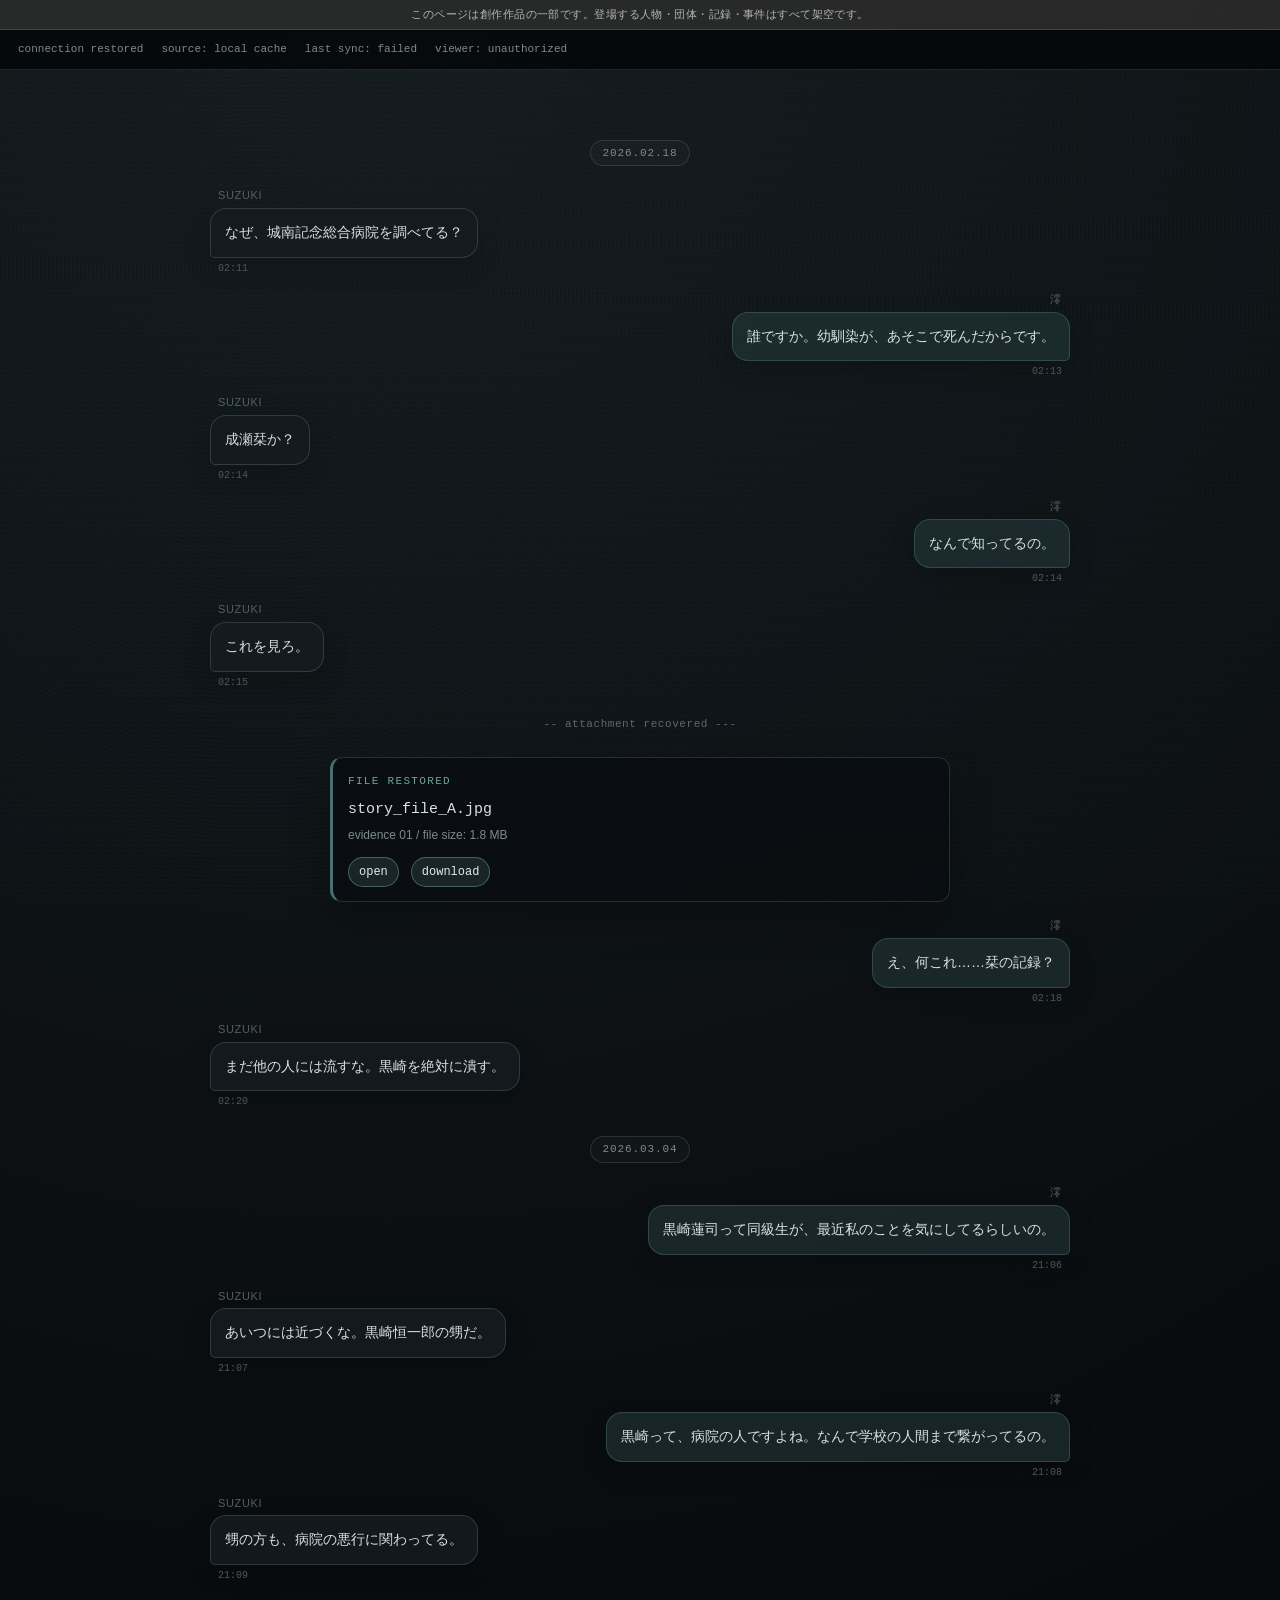
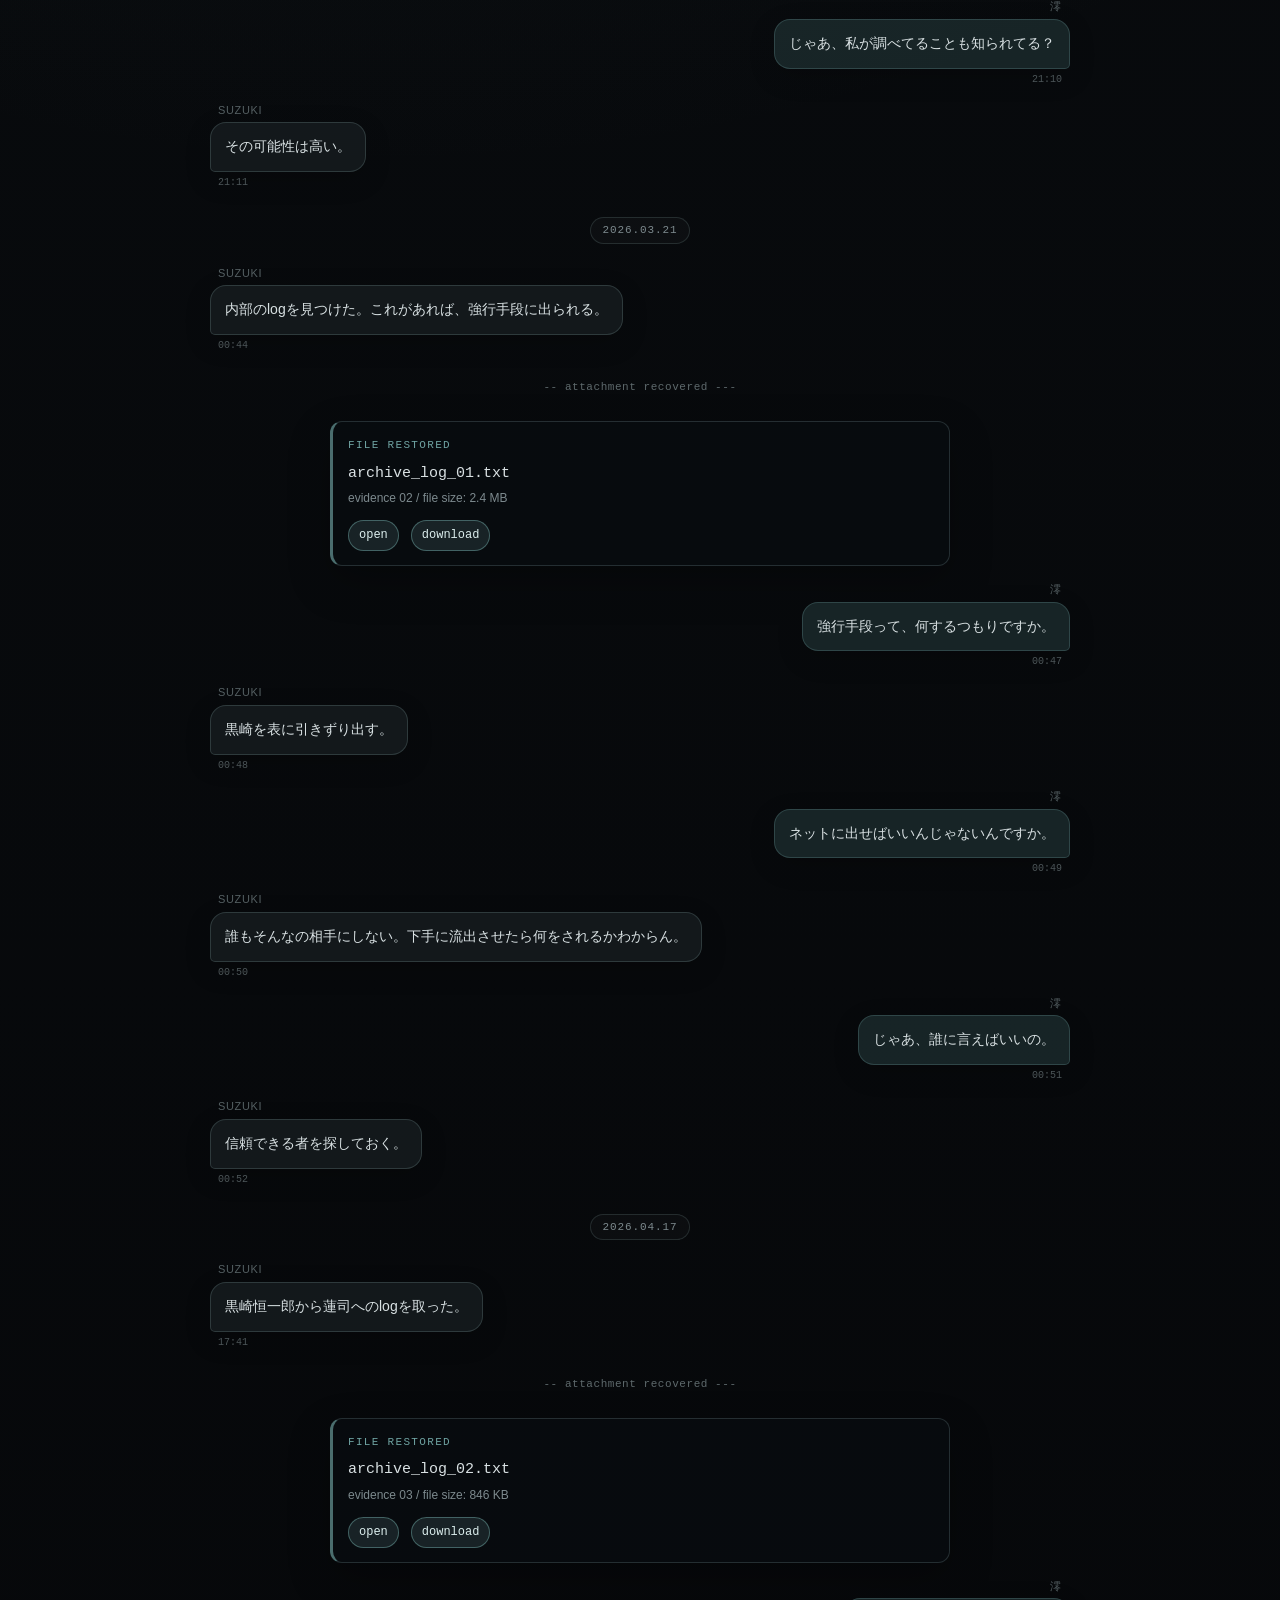
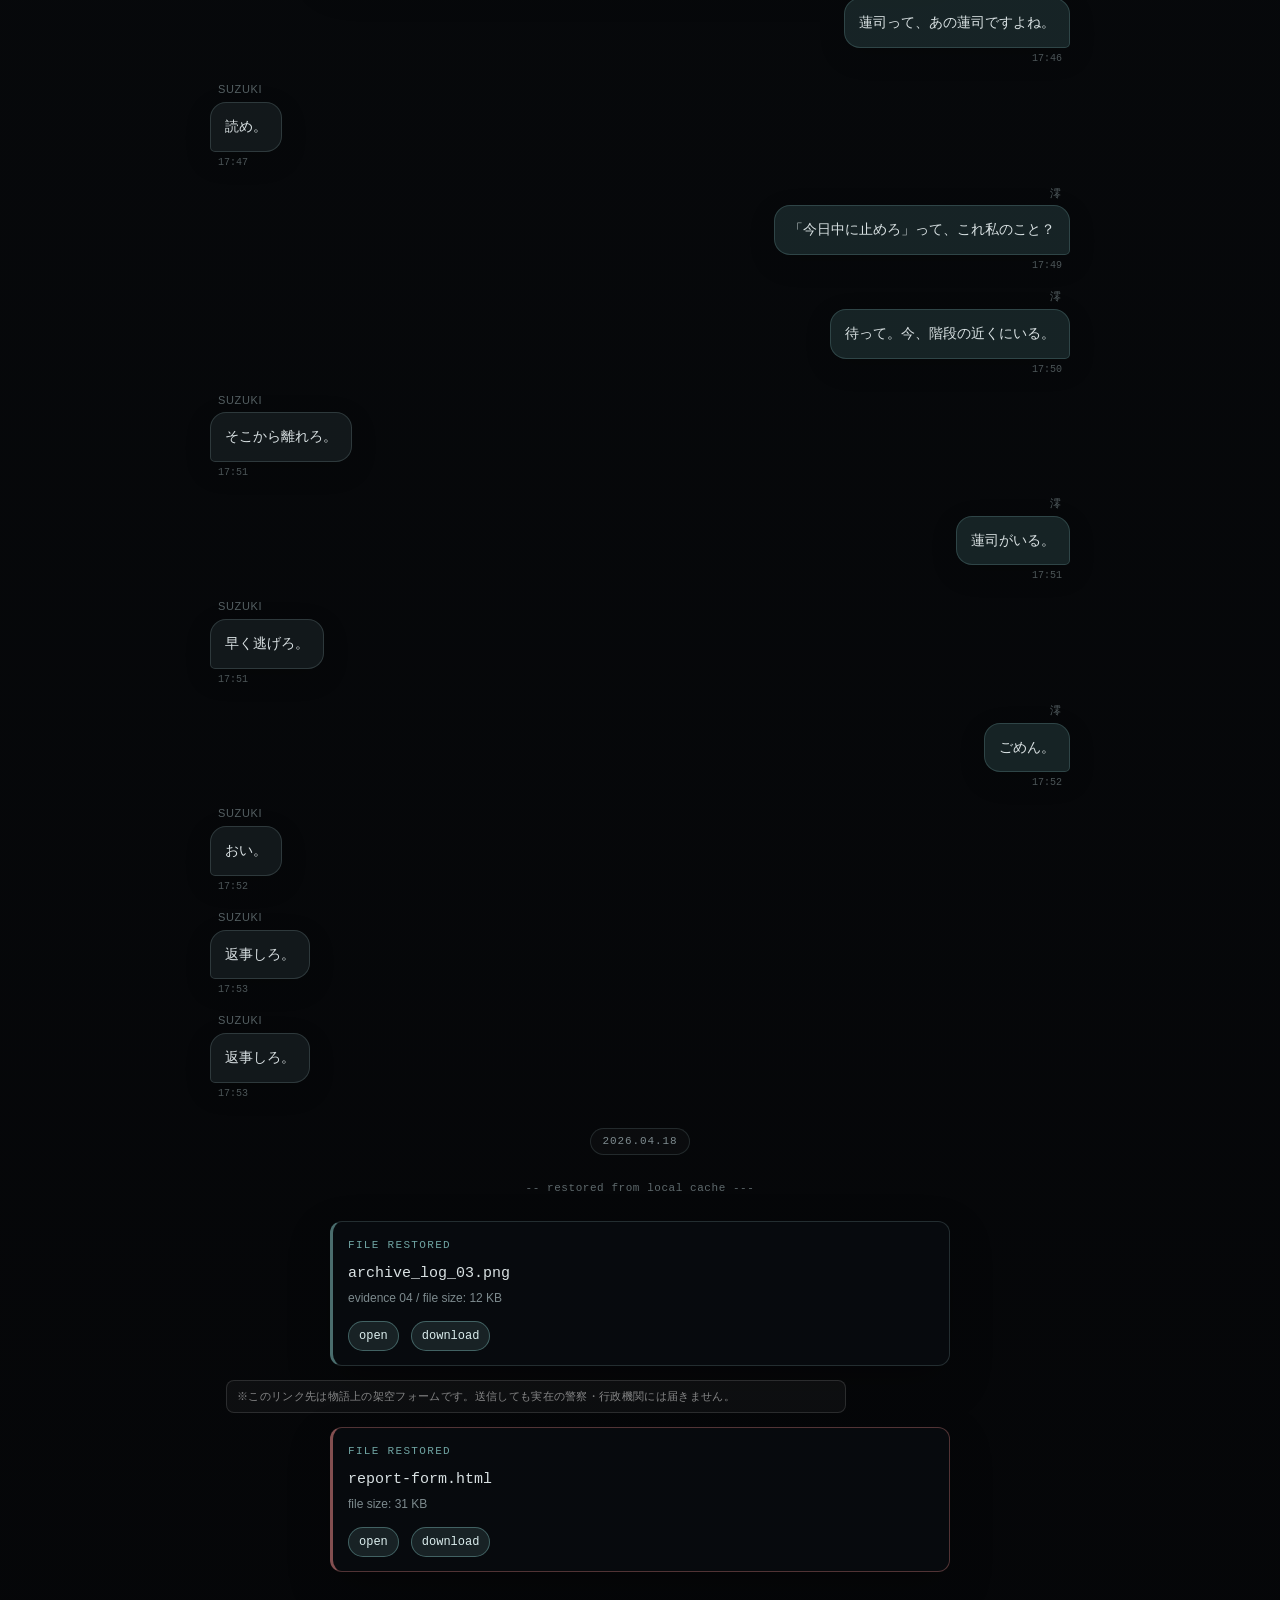
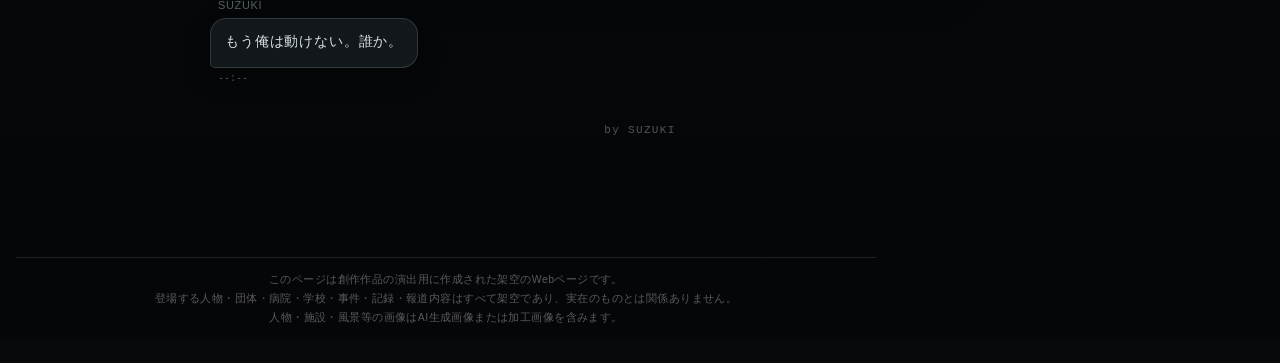
<file: index.html>
<!DOCTYPE html>
<html lang="ja">
<head>
  <meta charset="UTF-8" />
  <meta name="viewport" content="width=device-width, initial-scale=1.0" />
  <title>cache restored</title>
  <meta name="description" content="restored local cache" />
  <link rel="stylesheet" href="./styles.css" />

  <style>
    /* ─────────────────────────────
      共通フィクション表記
      ※全ページで統一する固定ヘッダー
    ───────────────────────────── */
    #fiction-notice {
      position: fixed;
      top: 0;
      left: 0;
      right: 0;
      z-index: 9999;
      background: rgba(42, 42, 42, 0.96);
      border-bottom: 1px solid rgba(255, 255, 255, 0.12);
      color: rgba(235, 235, 235, 0.72);
      font-family: -apple-system, BlinkMacSystemFont, "Noto Sans JP", "Hiragino Sans", "Yu Gothic", sans-serif;
      font-size: 11px;
      font-weight: 400;
      letter-spacing: 0.04em;
      text-align: center;
      padding: 6px 14px;
      line-height: 1.5;
      pointer-events: none;
      user-select: none;
    }

    body {
      padding-top: 30px;
    }

    /* ─────────────────────────────
      最終フォーム直前のみ強めの補足
      ※通報・送信に直結する箇所だけ明確化
    ───────────────────────────── */
    .final-form-note {
      margin: 10px 16px 6px;
      padding: 7px 10px;
      border: 1px solid rgba(180, 180, 180, 0.18);
      background: rgba(255, 255, 255, 0.035);
      color: rgba(220, 220, 220, 0.58);
      font-family: -apple-system, BlinkMacSystemFont, "Noto Sans JP", "Hiragino Sans", "Yu Gothic", sans-serif;
      font-size: 10.5px;
      line-height: 1.6;
      letter-spacing: 0.03em;
    }

    /* ─────────────────────────────
      共通フッター
      ※画像AI生成・架空性を一括表記
    ───────────────────────────── */
    #fiction-footer {
      margin: 44px 16px 24px;
      padding: 12px 16px;
      border-top: 1px solid rgba(180, 180, 180, 0.14);
      font-family: -apple-system, BlinkMacSystemFont, "Noto Sans JP", "Hiragino Sans", "Yu Gothic", sans-serif;
      font-size: 10.5px;
      color: rgba(190, 190, 190, 0.46);
      letter-spacing: 0.04em;
      line-height: 1.8;
      text-align: center;
    }
  </style>
</head>

<body>

  <div id="fiction-notice">
    このページは創作作品の一部です。登場する人物・団体・記録・事件はすべて架空です。
  </div>

  <div id="boot" class="boot-screen">
    <div class="boot-text">connection restored</div>
  </div>

  <div class="scanline"></div>
  <div class="noise"></div>

  <header class="status-bar">
    <div>connection restored</div>
    <div>source: local cache</div>
    <div>last sync: failed</div>
    <div>viewer: unauthorized</div>
  </header>

  <main class="chat-shell">
    <section class="chat-feed">

      <div class="date-tag">2026.02.18</div>

      <div class="msg left">
        <div class="name">SUZUKI</div>
        <div class="bubble">なぜ、城南記念総合病院を調べてる？</div>
        <div class="time">02:11</div>
      </div>

      <div class="msg right">
        <div class="name">澪</div>
        <div class="bubble">誰ですか。幼馴染が、あそこで死んだからです。</div>
        <div class="time">02:13</div>
      </div>

      <div class="msg left">
        <div class="name">SUZUKI</div>
        <div class="bubble">成瀬栞か？</div>
        <div class="time">02:14</div>
      </div>

      <div class="msg right">
        <div class="name">澪</div>
        <div class="bubble">なんで知ってるの。</div>
        <div class="time">02:14</div>
      </div>

      <div class="msg left">
        <div class="name">SUZUKI</div>
        <div class="bubble">これを見ろ。</div>
        <div class="time">02:15</div>
      </div>

      <div class="system-fragment">-- attachment recovered ---</div>

      <div class="file-card important">
        <div class="file-label">FILE RESTORED</div>
        <div class="file-name">story_file_A.jpg</div>
        <div class="file-meta">evidence 01 / file size: 1.8 MB</div>
        <div class="file-actions">
          <a href="./naruse-record.html.png" target="_blank" rel="noopener noreferrer">open</a>
          <a href="./naruse-record.html.png" download>download</a>
        </div>
      </div>

      <div class="msg right">
        <div class="name">澪</div>
        <div class="bubble">え、何これ……栞の記録？</div>
        <div class="time">02:18</div>
      </div>

      <div class="msg left">
        <div class="name">SUZUKI</div>
        <div class="bubble">まだ他の人には流すな。黒崎を絶対に潰す。</div>
        <div class="time">02:20</div>
      </div>

      <div class="date-tag">2026.03.04</div>

      <div class="msg right">
        <div class="name">澪</div>
        <div class="bubble">黒崎蓮司って同級生が、最近私のことを気にしてるらしいの。</div>
        <div class="time">21:06</div>
      </div>

      <div class="msg left">
        <div class="name">SUZUKI</div>
        <div class="bubble">あいつには近づくな。黒崎恒一郎の甥だ。</div>
        <div class="time">21:07</div>
      </div>

      <div class="msg right">
        <div class="name">澪</div>
        <div class="bubble">黒崎って、病院の人ですよね。なんで学校の人間まで繋がってるの。</div>
        <div class="time">21:08</div>
      </div>

      <div class="msg left">
        <div class="name">SUZUKI</div>
        <div class="bubble">甥の方も、病院の悪行に関わってる。</div>
        <div class="time">21:09</div>
      </div>

      <div class="msg right">
        <div class="name">澪</div>
        <div class="bubble">じゃあ、私が調べてることも知られてる？</div>
        <div class="time">21:10</div>
      </div>

      <div class="msg left">
        <div class="name">SUZUKI</div>
        <div class="bubble">その可能性は高い。</div>
        <div class="time">21:11</div>
      </div>

      <div class="date-tag">2026.03.21</div>

      <div class="msg left">
        <div class="name">SUZUKI</div>
        <div class="bubble">内部のlogを見つけた。これがあれば、強行手段に出られる。</div>
        <div class="time">00:44</div>
      </div>

      <div class="system-fragment">-- attachment recovered ---</div>

      <div class="file-card important">
        <div class="file-label">FILE RESTORED</div>
        <div class="file-name">archive_log_01.txt</div>
        <div class="file-meta">evidence 02 / file size: 2.4 MB</div>
        <div class="file-actions">
          <a href="./hospital-admin-log.html" target="_blank" rel="noopener noreferrer">open</a>
          <a href="./hospital-admin-log.html" download>download</a>
        </div>
      </div>

      <div class="msg right">
        <div class="name">澪</div>
        <div class="bubble">強行手段って、何するつもりですか。</div>
        <div class="time">00:47</div>
      </div>

      <div class="msg left">
        <div class="name">SUZUKI</div>
        <div class="bubble">黒崎を表に引きずり出す。</div>
        <div class="time">00:48</div>
      </div>

      <div class="msg right">
        <div class="name">澪</div>
        <div class="bubble">ネットに出せばいいんじゃないんですか。</div>
        <div class="time">00:49</div>
      </div>

      <div class="msg left">
        <div class="name">SUZUKI</div>
        <div class="bubble">誰もそんなの相手にしない。下手に流出させたら何をされるかわからん。</div>
        <div class="time">00:50</div>
      </div>

      <div class="msg right">
        <div class="name">澪</div>
        <div class="bubble">じゃあ、誰に言えばいいの。</div>
        <div class="time">00:51</div>
      </div>

      <div class="msg left">
        <div class="name">SUZUKI</div>
        <div class="bubble">信頼できる者を探しておく。</div>
        <div class="time">00:52</div>
      </div>

      <div class="date-tag">2026.04.17</div>

      <div class="msg left">
        <div class="name">SUZUKI</div>
        <div class="bubble">黒崎恒一郎から蓮司へのlogを取った。</div>
        <div class="time">17:41</div>
      </div>

      <div class="system-fragment">-- attachment recovered ---</div>

      <div class="file-card important">
        <div class="file-label">FILE RESTORED</div>
        <div class="file-name">archive_log_02.txt</div>
        <div class="file-meta">evidence 03 / file size: 846 KB</div>
        <div class="file-actions">
          <a href="./renji-chat.html" target="_blank" rel="noopener noreferrer">open</a>
          <a href="./renji-chat.html" download>download</a>
        </div>
      </div>

      <div class="msg right">
        <div class="name">澪</div>
        <div class="bubble">蓮司って、あの蓮司ですよね。</div>
        <div class="time">17:46</div>
      </div>

      <div class="msg left">
        <div class="name">SUZUKI</div>
        <div class="bubble">読め。</div>
        <div class="time">17:47</div>
      </div>

      <div class="msg right">
        <div class="name">澪</div>
        <div class="bubble">「今日中に止めろ」って、これ私のこと？</div>
        <div class="time">17:49</div>
      </div>

      <div class="msg right">
        <div class="name">澪</div>
        <div class="bubble">待って。今、階段の近くにいる。</div>
        <div class="time">17:50</div>
      </div>

      <div class="msg left">
        <div class="name">SUZUKI</div>
        <div class="bubble">そこから離れろ。</div>
        <div class="time">17:51</div>
      </div>

      <div class="msg right">
        <div class="name">澪</div>
        <div class="bubble">蓮司がいる。</div>
        <div class="time">17:51</div>
      </div>

      <div class="msg left">
        <div class="name">SUZUKI</div>
        <div class="bubble">早く逃げろ。</div>
        <div class="time">17:51</div>
      </div>

      <div class="msg right">
        <div class="name">澪</div>
        <div class="bubble">ごめん。</div>
        <div class="time">17:52</div>
      </div>

      <div class="msg left">
        <div class="name">SUZUKI</div>
        <div class="bubble">おい。</div>
        <div class="time">17:52</div>
      </div>

      <div class="msg left">
        <div class="name">SUZUKI</div>
        <div class="bubble">返事しろ。</div>
        <div class="time">17:53</div>
      </div>

      <div class="msg left">
        <div class="name">SUZUKI</div>
        <div class="bubble">返事しろ。</div>
        <div class="time">17:53</div>
      </div>

      <div class="date-tag">2026.04.18</div>

      <div class="system-fragment">-- restored from local cache ---</div>

      <div class="file-card important">
        <div class="file-label">FILE RESTORED</div>
        <div class="file-name">archive_log_03.png</div>
        <div class="file-meta">evidence 04 / file size: 12 KB</div>
        <div class="file-actions">
          <a href="./aizawa-note.png" target="_blank" rel="noopener noreferrer">open</a>
          <a href="./aizawa-note.png" download>download</a>
        </div>
      </div>

      <div class="final-form-note">
        ※このリンク先は物語上の架空フォームです。送信しても実在の警察・行政機関には届きません。
      </div>

      <div class="file-card final">
        <div class="file-label">FILE RESTORED</div>
        <div class="file-name">report-form.html</div>
        <div class="file-meta">file size: 31 KB</div>
        <div class="file-actions">
          <a href="https://bordover.netlify.app" target="_blank" rel="noopener noreferrer">open</a>
          <a href="https://bordover.netlify.app" download>download</a>
        </div>
      </div>

      <div class="msg left last">
        <div class="name">SUZUKI</div>
        <div class="bubble mono">もう俺は動けない。誰か。</div>
        <div class="time">--:--</div>
      </div>

      <div class="signature">by SUZUKI</div>

    </section>
  </main>

  <footer id="fiction-footer">
    このページは創作作品の演出用に作成された架空のWebページです。<br>
    登場する人物・団体・病院・学校・事件・記録・報道内容はすべて架空であり、実在のものとは関係ありません。<br>
    人物・施設・風景等の画像はAI生成画像または加工画像を含みます。
  </footer>

  <script src="./script.js"></script>
</body>
</html>
</file>
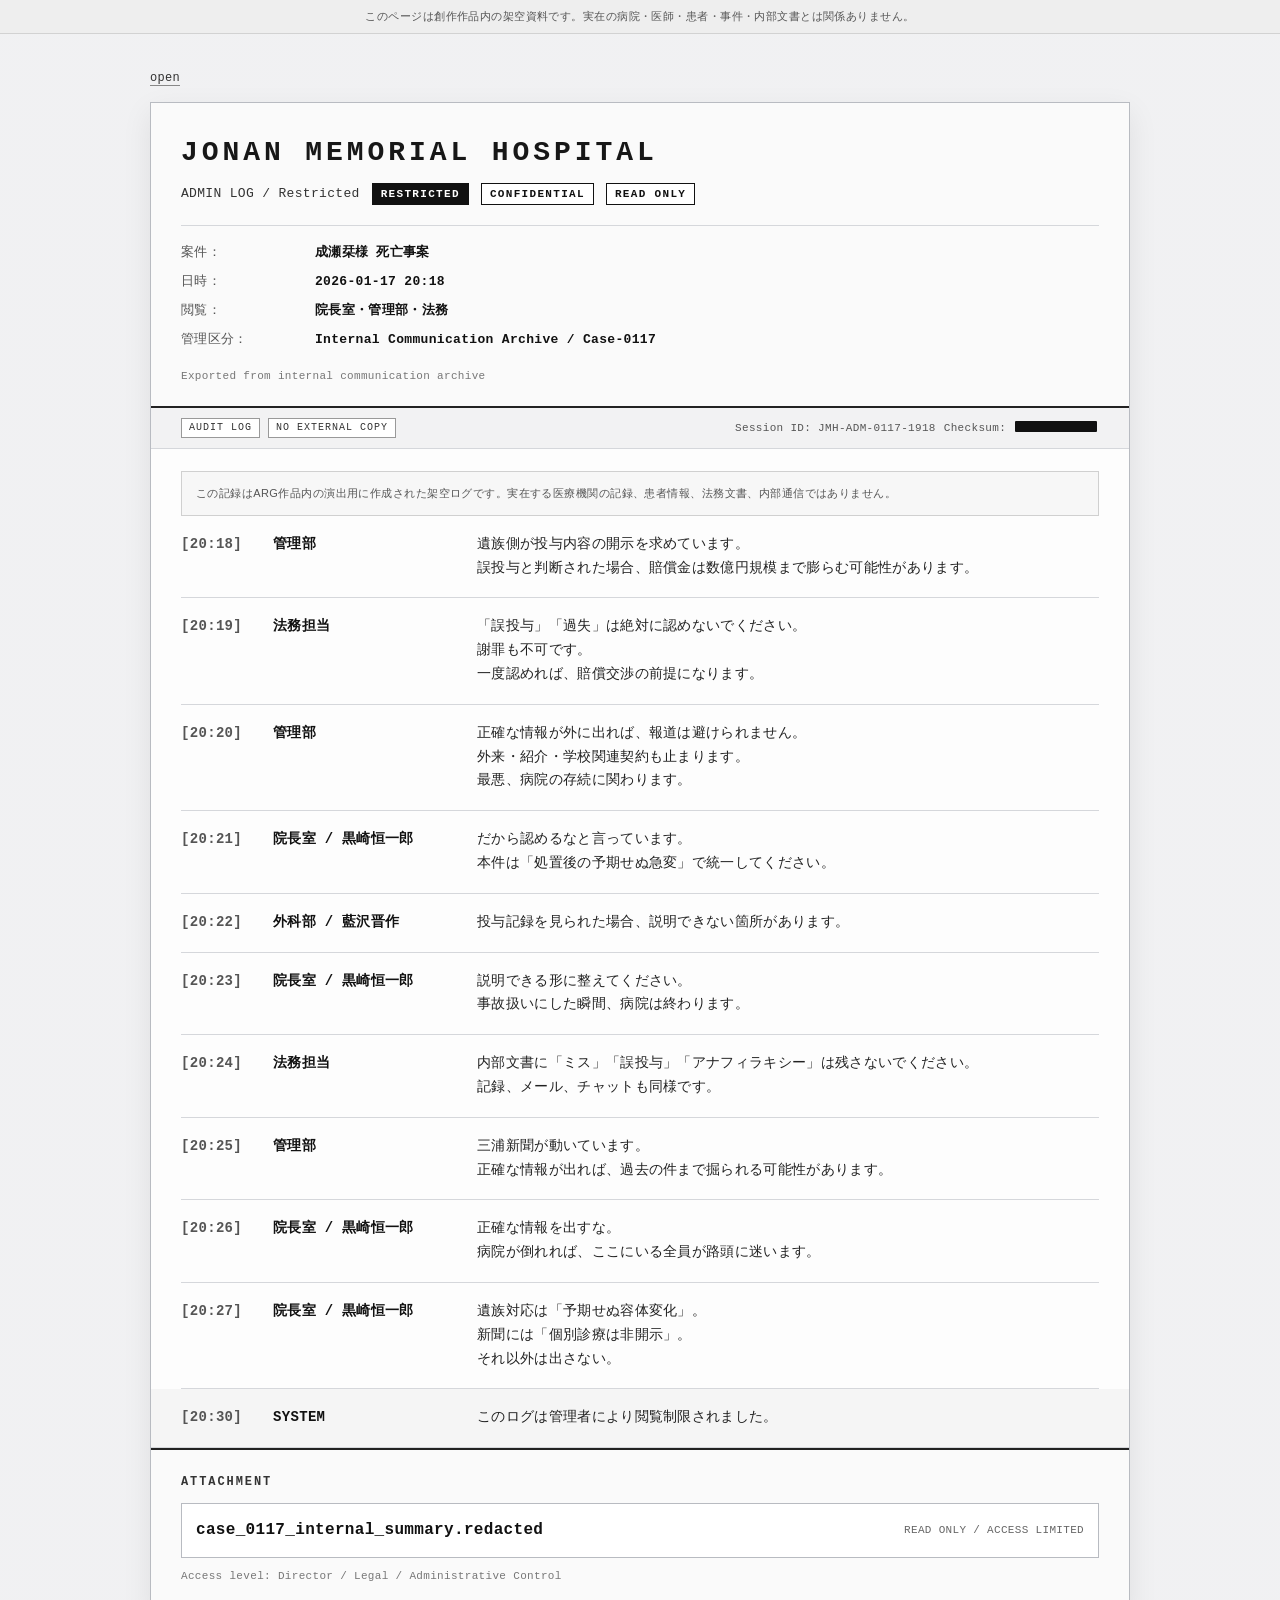
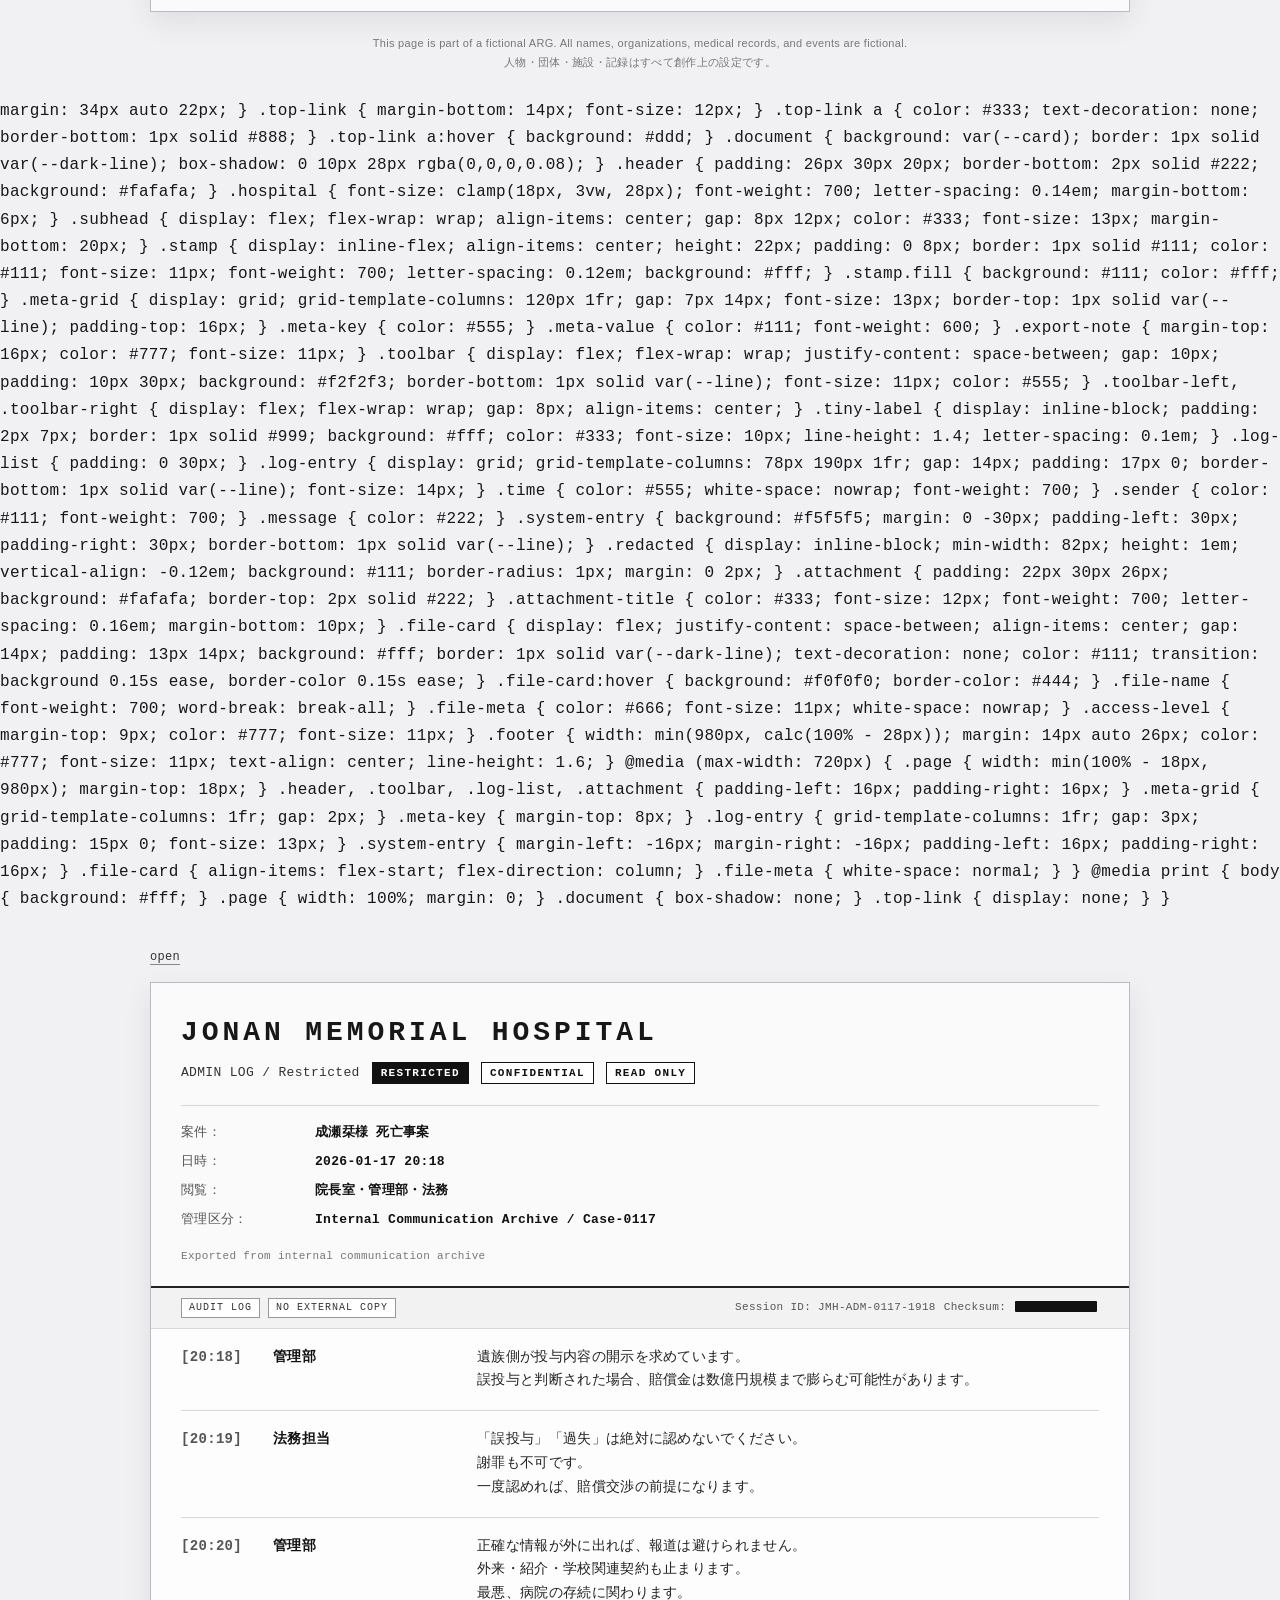
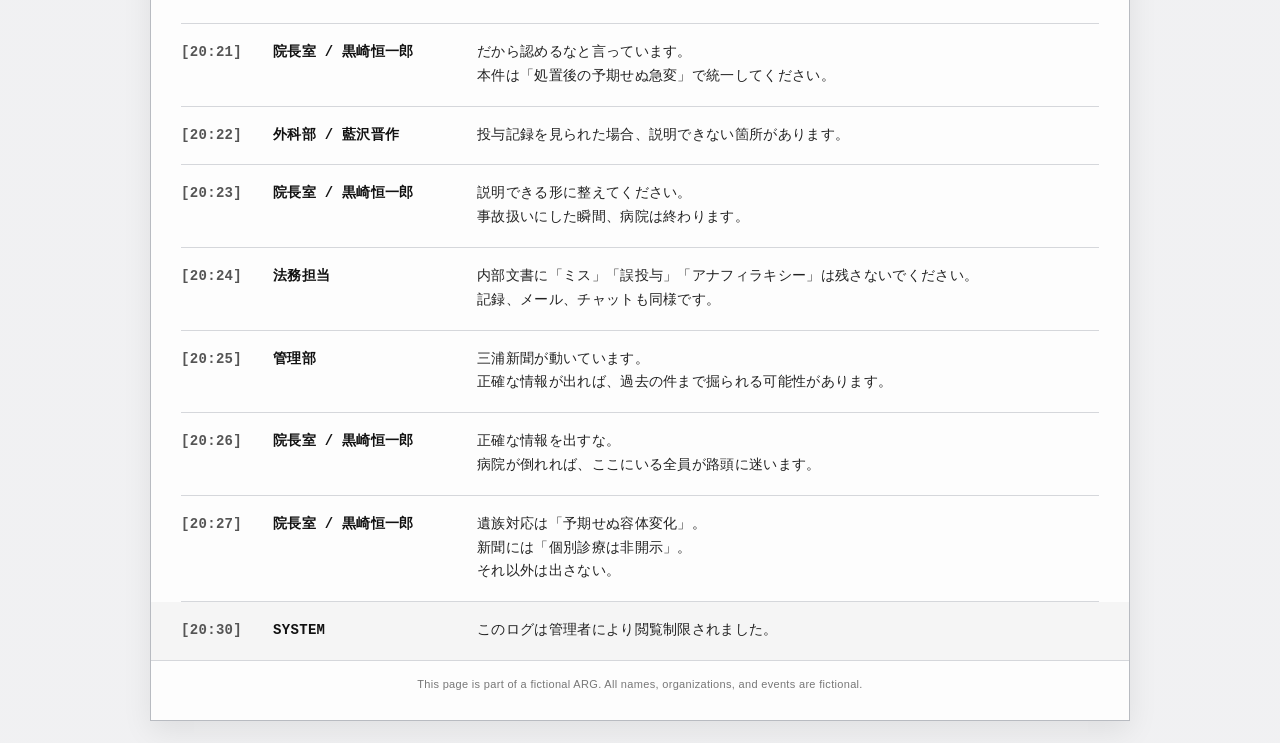
<file: hospital-admin-log.html>
<!DOCTYPE html>
<html lang="ja">
<head>
  <meta charset="UTF-8" />
  <meta name="viewport" content="width=device-width, initial-scale=1.0" />
  <title>restricted_admin_log_0117.html</title>

  <style>
    :root {
      --fiction-header-height: 34px;

      --bg: #e9eaec;
      --card: #fdfdfd;
      --text: #171717;
      --muted: #666;
      --line: #d5d7db;
      --dark-line: #b8bbc1;
      --label: #2b2b2b;
      --danger: #111;
      --soft: #f4f4f5;
    }

    * {
      box-sizing: border-box;
    }

    html {
      scroll-behavior: smooth;
    }

    body {
      margin: 0;
      padding-top: var(--fiction-header-height);
      background:
        linear-gradient(rgba(255,255,255,0.35), rgba(255,255,255,0.35)),
        var(--bg);
      color: var(--text);
      font-family: "Courier New", "Yu Gothic", "Hiragino Kaku Gothic ProN", Meiryo, monospace;
      line-height: 1.7;
      letter-spacing: 0.02em;
    }

    /* =========================================================
       統一フィクションヘッダー
       ========================================================= */

    .fiction-fixed-header {
      position: fixed;
      top: 0;
      left: 0;
      z-index: 9999;
      width: 100%;
      min-height: var(--fiction-header-height);
      display: flex;
      align-items: center;
      justify-content: center;
      padding: 7px 14px;
      background: #eeeeee;
      border-bottom: 1px solid #d2d2d2;
      color: #555;
      font-family: "Yu Gothic", "Hiragino Kaku Gothic ProN", Meiryo, sans-serif;
      font-size: 11px;
      font-weight: 500;
      line-height: 1.45;
      letter-spacing: 0.04em;
      text-align: center;
    }

    .page {
      width: min(980px, calc(100% - 28px));
      margin: 34px auto 22px;
    }

    .top-link {
      margin-bottom: 14px;
      font-size: 12px;
    }

    .top-link a {
      color: #333;
      text-decoration: none;
      border-bottom: 1px solid #888;
    }

    .top-link a:hover {
      background: #ddd;
    }

    .document {
      background: var(--card);
      border: 1px solid var(--dark-line);
      box-shadow: 0 10px 28px rgba(0,0,0,0.08);
    }

    .header {
      padding: 26px 30px 20px;
      border-bottom: 2px solid #222;
      background: #fafafa;
    }

    .hospital {
      font-size: clamp(18px, 3vw, 28px);
      font-weight: 700;
      letter-spacing: 0.14em;
      margin-bottom: 6px;
    }

    .subhead {
      display: flex;
      flex-wrap: wrap;
      align-items: center;
      gap: 8px 12px;
      color: #333;
      font-size: 13px;
      margin-bottom: 20px;
    }

    .stamp {
      display: inline-flex;
      align-items: center;
      height: 22px;
      padding: 0 8px;
      border: 1px solid #111;
      color: #111;
      font-size: 11px;
      font-weight: 700;
      letter-spacing: 0.12em;
      background: #fff;
    }

    .stamp.fill {
      background: #111;
      color: #fff;
    }

    .meta-grid {
      display: grid;
      grid-template-columns: 120px 1fr;
      gap: 7px 14px;
      font-size: 13px;
      border-top: 1px solid var(--line);
      padding-top: 16px;
    }

    .meta-key {
      color: #555;
    }

    .meta-value {
      color: #111;
      font-weight: 600;
    }

    .export-note {
      margin-top: 16px;
      color: #777;
      font-size: 11px;
    }

    .toolbar {
      display: flex;
      flex-wrap: wrap;
      justify-content: space-between;
      gap: 10px;
      padding: 10px 30px;
      background: #f2f2f3;
      border-bottom: 1px solid var(--line);
      font-size: 11px;
      color: #555;
    }

    .toolbar-left,
    .toolbar-right {
      display: flex;
      flex-wrap: wrap;
      gap: 8px;
      align-items: center;
    }

    .tiny-label {
      display: inline-block;
      padding: 2px 7px;
      border: 1px solid #999;
      background: #fff;
      color: #333;
      font-size: 10px;
      line-height: 1.4;
      letter-spacing: 0.1em;
    }

    .log-list {
      padding: 0 30px;
    }

    .log-entry {
      display: grid;
      grid-template-columns: 78px 190px 1fr;
      gap: 14px;
      padding: 17px 0;
      border-bottom: 1px solid var(--line);
      font-size: 14px;
    }

    .time {
      color: #555;
      white-space: nowrap;
      font-weight: 700;
    }

    .sender {
      color: #111;
      font-weight: 700;
    }

    .message {
      color: #222;
    }

    .system-entry {
      background: #f5f5f5;
      margin: 0 -30px;
      padding-left: 30px;
      padding-right: 30px;
      border-bottom: 1px solid var(--line);
    }

    .redacted {
      display: inline-block;
      min-width: 82px;
      height: 1em;
      vertical-align: -0.12em;
      background: #111;
      border-radius: 1px;
      margin: 0 2px;
    }

    .attachment {
      padding: 22px 30px 26px;
      background: #fafafa;
      border-top: 2px solid #222;
    }

    .attachment-title {
      color: #333;
      font-size: 12px;
      font-weight: 700;
      letter-spacing: 0.16em;
      margin-bottom: 10px;
    }

    .file-card {
      display: flex;
      justify-content: space-between;
      align-items: center;
      gap: 14px;
      padding: 13px 14px;
      background: #fff;
      border: 1px solid var(--dark-line);
      text-decoration: none;
      color: #111;
      transition: background 0.15s ease, border-color 0.15s ease;
    }

    .file-card:hover {
      background: #f0f0f0;
      border-color: #444;
    }

    .file-name {
      font-weight: 700;
      word-break: break-all;
    }

    .file-meta {
      color: #666;
      font-size: 11px;
      white-space: nowrap;
    }

    .access-level {
      margin-top: 9px;
      color: #777;
      font-size: 11px;
    }

    .notice-box {
      margin: 22px 30px 0;
      padding: 12px 14px;
      border: 1px solid #d0d0d0;
      background: #f7f7f7;
      color: #555;
      font-family: "Yu Gothic", "Hiragino Kaku Gothic ProN", Meiryo, sans-serif;
      font-size: 11px;
      line-height: 1.7;
      letter-spacing: 0.04em;
    }

    .footer {
      width: min(980px, calc(100% - 28px));
      margin: 14px auto 26px;
      color: #777;
      font-family: "Yu Gothic", "Hiragino Kaku Gothic ProN", Meiryo, sans-serif;
      font-size: 11px;
      text-align: center;
      line-height: 1.7;
    }

    @media (max-width: 720px) {
      :root {
        --fiction-header-height: 42px;
      }

      .fiction-fixed-header {
        min-height: var(--fiction-header-height);
        padding: 7px 12px;
        font-size: 10px;
      }

      .page {
        width: min(100% - 18px, 980px);
        margin-top: 18px;
      }

      .header,
      .toolbar,
      .log-list,
      .attachment {
        padding-left: 16px;
        padding-right: 16px;
      }

      .notice-box {
        margin-left: 16px;
        margin-right: 16px;
      }

      .meta-grid {
        grid-template-columns: 1fr;
        gap: 2px;
      }

      .meta-key {
        margin-top: 8px;
      }

      .log-entry {
        grid-template-columns: 1fr;
        gap: 3px;
        padding: 15px 0;
        font-size: 13px;
      }

      .system-entry {
        margin-left: -16px;
        margin-right: -16px;
        padding-left: 16px;
        padding-right: 16px;
      }

      .file-card {
        align-items: flex-start;
        flex-direction: column;
      }

      .file-meta {
        white-space: normal;
      }
    }

    @media print {
      body {
        padding-top: 0;
        background: #fff;
      }

      .fiction-fixed-header,
      .top-link {
        display: none;
      }

      .page {
        width: 100%;
        margin: 0;
      }

      .document {
        box-shadow: none;
      }
    }
  </style>
</head>

<body>
  <div class="fiction-fixed-header">
    このページは創作作品内の架空資料です。実在の病院・医師・患者・事件・内部文書とは関係ありません。
  </div>

  <main class="page">
    <div class="top-link">
      <a href="./hospital-admin-log.html">open</a>
    </div>

    <section class="document" aria-label="城南記念総合病院 内部管理ログ">
      <header class="header">
        <div class="hospital">JONAN MEMORIAL HOSPITAL</div>

        <div class="subhead">
          <span>ADMIN LOG / Restricted</span>
          <span class="stamp fill">RESTRICTED</span>
          <span class="stamp">CONFIDENTIAL</span>
          <span class="stamp">READ ONLY</span>
        </div>

        <div class="meta-grid">
          <div class="meta-key">案件：</div>
          <div class="meta-value">成瀬栞様 死亡事案</div>

          <div class="meta-key">日時：</div>
          <div class="meta-value">2026-01-17 20:18</div>

          <div class="meta-key">閲覧：</div>
          <div class="meta-value">院長室・管理部・法務</div>

          <div class="meta-key">管理区分：</div>
          <div class="meta-value">Internal Communication Archive / Case-0117</div>
        </div>

        <div class="export-note">Exported from internal communication archive</div>
      </header>

      <div class="toolbar">
        <div class="toolbar-left">
          <span class="tiny-label">AUDIT LOG</span>
          <span class="tiny-label">NO EXTERNAL COPY</span>
        </div>
        <div class="toolbar-right">
          <span>Session ID: JMH-ADM-0117-1918</span>
          <span>Checksum: <span class="redacted" aria-label="redacted"></span></span>
        </div>
      </div>

      <div class="notice-box">
        この記録はARG作品内の演出用に作成された架空ログです。実在する医療機関の記録、患者情報、法務文書、内部通信ではありません。
      </div>

      <section class="log-list" aria-label="内部通信ログ">
        <article class="log-entry">
          <div class="time">[20:18]</div>
          <div class="sender">管理部</div>
          <div class="message">
            遺族側が投与内容の開示を求めています。<br />
            誤投与と判断された場合、賠償金は数億円規模まで膨らむ可能性があります。
          </div>
        </article>

        <article class="log-entry">
          <div class="time">[20:19]</div>
          <div class="sender">法務担当</div>
          <div class="message">
            「誤投与」「過失」は絶対に認めないでください。<br />
            謝罪も不可です。<br />
            一度認めれば、賠償交渉の前提になります。
          </div>
        </article>

        <article class="log-entry">
          <div class="time">[20:20]</div>
          <div class="sender">管理部</div>
          <div class="message">
            正確な情報が外に出れば、報道は避けられません。<br />
            外来・紹介・学校関連契約も止まります。<br />
            最悪、病院の存続に関わります。
          </div>
        </article>

        <article class="log-entry">
          <div class="time">[20:21]</div>
          <div class="sender">院長室 / 黒崎恒一郎</div>
          <div class="message">
            だから認めるなと言っています。<br />
            本件は「処置後の予期せぬ急変」で統一してください。
          </div>
        </article>

        <article class="log-entry">
          <div class="time">[20:22]</div>
          <div class="sender">外科部 / 藍沢晋作</div>
          <div class="message">
            投与記録を見られた場合、説明できない箇所があります。
          </div>
        </article>

        <article class="log-entry">
          <div class="time">[20:23]</div>
          <div class="sender">院長室 / 黒崎恒一郎</div>
          <div class="message">
            説明できる形に整えてください。<br />
            事故扱いにした瞬間、病院は終わります。
          </div>
        </article>

        <article class="log-entry">
          <div class="time">[20:24]</div>
          <div class="sender">法務担当</div>
          <div class="message">
            内部文書に「ミス」「誤投与」「アナフィラキシー」は残さないでください。<br />
            記録、メール、チャットも同様です。
          </div>
        </article>

        <article class="log-entry">
          <div class="time">[20:25]</div>
          <div class="sender">管理部</div>
          <div class="message">
            三浦新聞が動いています。<br />
            正確な情報が出れば、過去の件まで掘られる可能性があります。
          </div>
        </article>

        <article class="log-entry">
          <div class="time">[20:26]</div>
          <div class="sender">院長室 / 黒崎恒一郎</div>
          <div class="message">
            正確な情報を出すな。<br />
            病院が倒れれば、ここにいる全員が路頭に迷います。
          </div>
        </article>

        <article class="log-entry">
          <div class="time">[20:27]</div>
          <div class="sender">院長室 / 黒崎恒一郎</div>
          <div class="message">
            遺族対応は「予期せぬ容体変化」。<br />
            新聞には「個別診療は非開示」。<br />
            それ以外は出さない。
          </div>
        </article>

        <article class="log-entry system-entry">
          <div class="time">[20:30]</div>
          <div class="sender">SYSTEM</div>
          <div class="message">
            このログは管理者により閲覧制限されました。
          </div>
        </article>
      </section>

      <section class="attachment" aria-label="添付ファイル">
        <div class="attachment-title">ATTACHMENT</div>

        <a class="file-card" href="#" aria-label="restricted case file">
          <span class="file-name">case_0117_internal_summary.redacted</span>
          <span class="file-meta">READ ONLY / ACCESS LIMITED</span>
        </a>

        <div class="access-level">
          Access level: Director / Legal / Administrative Control
        </div>
      </section>
    </section>
  </main>

  <footer class="footer">
    This page is part of a fictional ARG. All names, organizations, medical records, and events are fictional.<br />
    人物・団体・施設・記録はすべて創作上の設定です。
  </footer>
</body>
</html>      margin: 34px auto 22px;
    }

    .top-link {
      margin-bottom: 14px;
      font-size: 12px;
    }

    .top-link a {
      color: #333;
      text-decoration: none;
      border-bottom: 1px solid #888;
    }

    .top-link a:hover {
      background: #ddd;
    }

    .document {
      background: var(--card);
      border: 1px solid var(--dark-line);
      box-shadow: 0 10px 28px rgba(0,0,0,0.08);
    }

    .header {
      padding: 26px 30px 20px;
      border-bottom: 2px solid #222;
      background: #fafafa;
    }

    .hospital {
      font-size: clamp(18px, 3vw, 28px);
      font-weight: 700;
      letter-spacing: 0.14em;
      margin-bottom: 6px;
    }

    .subhead {
      display: flex;
      flex-wrap: wrap;
      align-items: center;
      gap: 8px 12px;
      color: #333;
      font-size: 13px;
      margin-bottom: 20px;
    }

    .stamp {
      display: inline-flex;
      align-items: center;
      height: 22px;
      padding: 0 8px;
      border: 1px solid #111;
      color: #111;
      font-size: 11px;
      font-weight: 700;
      letter-spacing: 0.12em;
      background: #fff;
    }

    .stamp.fill {
      background: #111;
      color: #fff;
    }

    .meta-grid {
      display: grid;
      grid-template-columns: 120px 1fr;
      gap: 7px 14px;
      font-size: 13px;
      border-top: 1px solid var(--line);
      padding-top: 16px;
    }

    .meta-key {
      color: #555;
    }

    .meta-value {
      color: #111;
      font-weight: 600;
    }

    .export-note {
      margin-top: 16px;
      color: #777;
      font-size: 11px;
    }

    .toolbar {
      display: flex;
      flex-wrap: wrap;
      justify-content: space-between;
      gap: 10px;
      padding: 10px 30px;
      background: #f2f2f3;
      border-bottom: 1px solid var(--line);
      font-size: 11px;
      color: #555;
    }

    .toolbar-left,
    .toolbar-right {
      display: flex;
      flex-wrap: wrap;
      gap: 8px;
      align-items: center;
    }

    .tiny-label {
      display: inline-block;
      padding: 2px 7px;
      border: 1px solid #999;
      background: #fff;
      color: #333;
      font-size: 10px;
      line-height: 1.4;
      letter-spacing: 0.1em;
    }

    .log-list {
      padding: 0 30px;
    }

    .log-entry {
      display: grid;
      grid-template-columns: 78px 190px 1fr;
      gap: 14px;
      padding: 17px 0;
      border-bottom: 1px solid var(--line);
      font-size: 14px;
    }

    .time {
      color: #555;
      white-space: nowrap;
      font-weight: 700;
    }

    .sender {
      color: #111;
      font-weight: 700;
    }

    .message {
      color: #222;
    }

    .system-entry {
      background: #f5f5f5;
      margin: 0 -30px;
      padding-left: 30px;
      padding-right: 30px;
      border-bottom: 1px solid var(--line);
    }

    .redacted {
      display: inline-block;
      min-width: 82px;
      height: 1em;
      vertical-align: -0.12em;
      background: #111;
      border-radius: 1px;
      margin: 0 2px;
    }

    .attachment {
      padding: 22px 30px 26px;
      background: #fafafa;
      border-top: 2px solid #222;
    }

    .attachment-title {
      color: #333;
      font-size: 12px;
      font-weight: 700;
      letter-spacing: 0.16em;
      margin-bottom: 10px;
    }

    .file-card {
      display: flex;
      justify-content: space-between;
      align-items: center;
      gap: 14px;
      padding: 13px 14px;
      background: #fff;
      border: 1px solid var(--dark-line);
      text-decoration: none;
      color: #111;
      transition: background 0.15s ease, border-color 0.15s ease;
    }

    .file-card:hover {
      background: #f0f0f0;
      border-color: #444;
    }

    .file-name {
      font-weight: 700;
      word-break: break-all;
    }

    .file-meta {
      color: #666;
      font-size: 11px;
      white-space: nowrap;
    }

    .access-level {
      margin-top: 9px;
      color: #777;
      font-size: 11px;
    }

    .footer {
      width: min(980px, calc(100% - 28px));
      margin: 14px auto 26px;
      color: #777;
      font-size: 11px;
      text-align: center;
      line-height: 1.6;
    }

    @media (max-width: 720px) {
      .page {
        width: min(100% - 18px, 980px);
        margin-top: 18px;
      }

      .header,
      .toolbar,
      .log-list,
      .attachment {
        padding-left: 16px;
        padding-right: 16px;
      }

      .meta-grid {
        grid-template-columns: 1fr;
        gap: 2px;
      }

      .meta-key {
        margin-top: 8px;
      }

      .log-entry {
        grid-template-columns: 1fr;
        gap: 3px;
        padding: 15px 0;
        font-size: 13px;
      }

      .system-entry {
        margin-left: -16px;
        margin-right: -16px;
        padding-left: 16px;
        padding-right: 16px;
      }

      .file-card {
        align-items: flex-start;
        flex-direction: column;
      }

      .file-meta {
        white-space: normal;
      }
    }

    @media print {
      body {
        background: #fff;
      }

      .page {
        width: 100%;
        margin: 0;
      }

      .document {
        box-shadow: none;
      }

      .top-link {
        display: none;
      }
    }
  </style>
</head>
<body>
  <main class="page">
    <div class="top-link">
      <a href="./hospital-admin-log.html">open</a>
    </div>

    <section class="document" aria-label="城南記念総合病院 内部管理ログ">
      <header class="header">
        <div class="hospital">JONAN MEMORIAL HOSPITAL</div>

        <div class="subhead">
          <span>ADMIN LOG / Restricted</span>
          <span class="stamp fill">RESTRICTED</span>
          <span class="stamp">CONFIDENTIAL</span>
          <span class="stamp">READ ONLY</span>
        </div>

        <div class="meta-grid">
          <div class="meta-key">案件：</div>
          <div class="meta-value">成瀬栞様 死亡事案</div>

          <div class="meta-key">日時：</div>
          <div class="meta-value">2026-01-17 20:18</div>

          <div class="meta-key">閲覧：</div>
          <div class="meta-value">院長室・管理部・法務</div>

          <div class="meta-key">管理区分：</div>
          <div class="meta-value">Internal Communication Archive / Case-0117</div>
        </div>

        <div class="export-note">Exported from internal communication archive</div>
      </header>

      <div class="toolbar">
        <div class="toolbar-left">
          <span class="tiny-label">AUDIT LOG</span>
          <span class="tiny-label">NO EXTERNAL COPY</span>
        </div>
        <div class="toolbar-right">
          <span>Session ID: JMH-ADM-0117-1918</span>
          <span>Checksum: <span class="redacted" aria-label="redacted"></span></span>
        </div>
      </div>

      <section class="log-list">
        <article class="log-entry">
          <div class="time">[20:18]</div>
          <div class="sender">管理部</div>
          <div class="message">
            遺族側が投与内容の開示を求めています。<br>
            誤投与と判断された場合、賠償金は数億円規模まで膨らむ可能性があります。
          </div>
        </article>

        <article class="log-entry">
          <div class="time">[20:19]</div>
          <div class="sender">法務担当</div>
          <div class="message">
            「誤投与」「過失」は絶対に認めないでください。<br>
            謝罪も不可です。<br>
            一度認めれば、賠償交渉の前提になります。
          </div>
        </article>

        <article class="log-entry">
          <div class="time">[20:20]</div>
          <div class="sender">管理部</div>
          <div class="message">
            正確な情報が外に出れば、報道は避けられません。<br>
            外来・紹介・学校関連契約も止まります。<br>
            最悪、病院の存続に関わります。
          </div>
        </article>

        <article class="log-entry">
          <div class="time">[20:21]</div>
          <div class="sender">院長室 / 黒崎恒一郎</div>
          <div class="message">
            だから認めるなと言っています。<br>
            本件は「処置後の予期せぬ急変」で統一してください。
          </div>
        </article>

        <article class="log-entry">
          <div class="time">[20:22]</div>
          <div class="sender">外科部 / 藍沢晋作</div>
          <div class="message">
            投与記録を見られた場合、説明できない箇所があります。
          </div>
        </article>

        <article class="log-entry">
          <div class="time">[20:23]</div>
          <div class="sender">院長室 / 黒崎恒一郎</div>
          <div class="message">
            説明できる形に整えてください。<br>
            事故扱いにした瞬間、病院は終わります。
          </div>
        </article>

        <article class="log-entry">
          <div class="time">[20:24]</div>
          <div class="sender">法務担当</div>
          <div class="message">
            内部文書に「ミス」「誤投与」「アナフィラキシー」は残さないでください。<br>
            記録、メール、チャットも同様です。
          </div>
        </article>

        <article class="log-entry">
          <div class="time">[20:25]</div>
          <div class="sender">管理部</div>
          <div class="message">
            三浦新聞が動いています。<br>
            正確な情報が出れば、過去の件まで掘られる可能性があります。
          </div>
        </article>

        <article class="log-entry">
          <div class="time">[20:26]</div>
          <div class="sender">院長室 / 黒崎恒一郎</div>
          <div class="message">
            正確な情報を出すな。<br>
            病院が倒れれば、ここにいる全員が路頭に迷います。
          </div>
        </article>

        <article class="log-entry">
          <div class="time">[20:27]</div>
          <div class="sender">院長室 / 黒崎恒一郎</div>
          <div class="message">
            遺族対応は「予期せぬ容体変化」。<br>
            新聞には「個別診療は非開示」。<br>
            それ以外は出さない。
          </div>
        </article>

        <article class="log-entry system-entry">
          <div class="time">[20:30]</div>
          <div class="sender">SYSTEM</div>
          <div class="message">
            このログは管理者により閲覧制限されました。
          </div>
        </article>
    
  <footer class="footer">
    This page is part of a fictional ARG. All names, organizations, and events are fictional.
  </footer>
</body>
</html>
</file>
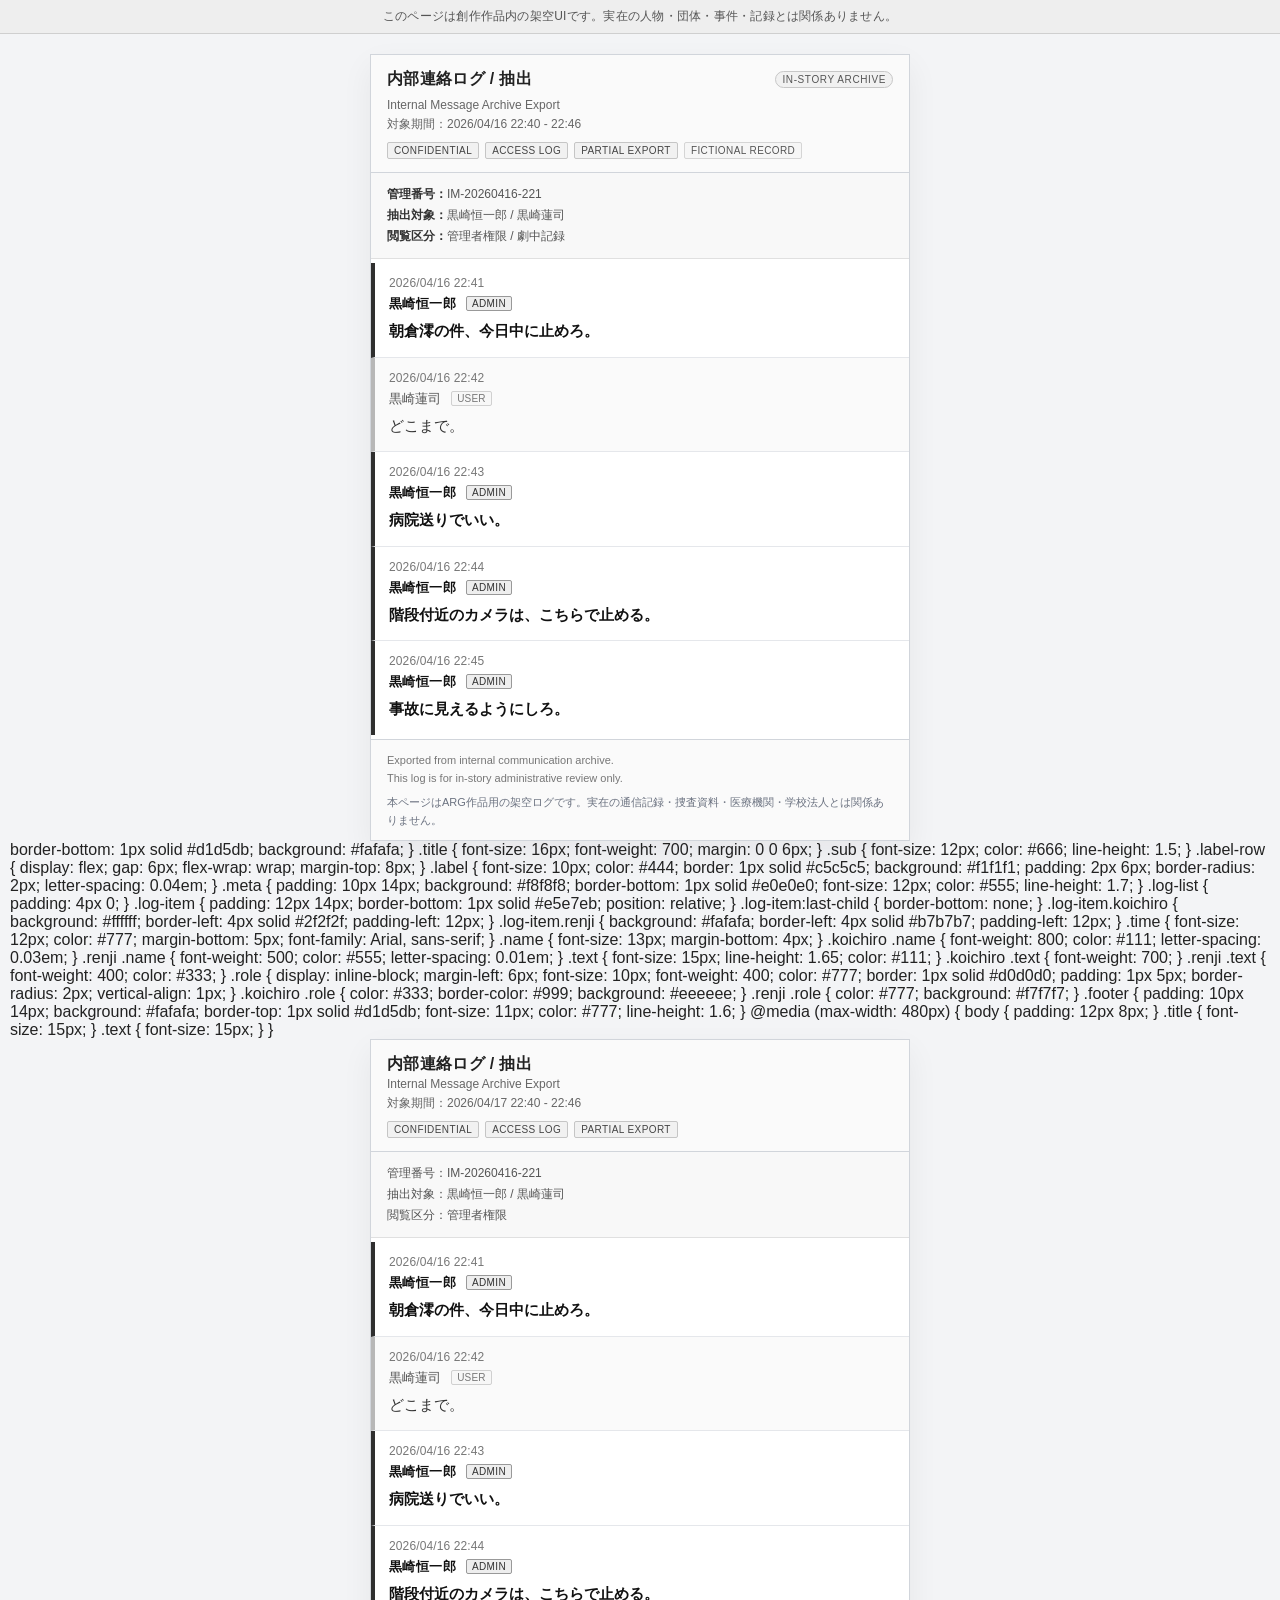
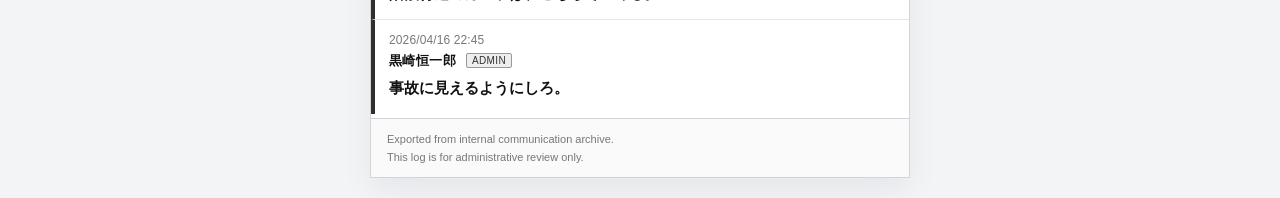
<file: renji-chat.html>
<!DOCTYPE html>
<html lang="ja">
<head>
  <meta charset="UTF-8" />
  <meta name="viewport" content="width=device-width, initial-scale=1.0" />
  <title>内部連絡ログ / 抽出</title>
  <style>
    * {
      box-sizing: border-box;
    }

    :root {
      --fiction-header-height: 34px;
      --bg: #f3f4f6;
      --paper: #ffffff;
      --line: #d1d5db;
      --soft-line: #e5e7eb;
      --text: #222;
      --muted: #666;
      --dark: #111;
    }

    body {
      margin: 0;
      min-height: 100vh;
      background: var(--bg);
      color: var(--text);
      font-family:
        -apple-system,
        BlinkMacSystemFont,
        "Hiragino Kaku Gothic ProN",
        "Yu Gothic",
        "Noto Sans JP",
        sans-serif;
      padding: calc(var(--fiction-header-height) + 20px) 10px 20px;
    }

    .fiction-bar {
      position: fixed;
      top: 0;
      left: 0;
      z-index: 9999;
      width: 100%;
      height: var(--fiction-header-height);
      display: flex;
      align-items: center;
      justify-content: center;
      padding: 0 12px;
      background: #eeeeee;
      border-bottom: 1px solid #cfcfcf;
      color: #555;
      font-size: 12px;
      line-height: 1.4;
      letter-spacing: 0.02em;
      text-align: center;
    }

    .page {
      width: 100%;
      max-width: 540px;
      margin: 0 auto;
      background: var(--paper);
      border: 1px solid var(--line);
      box-shadow: 0 12px 30px rgba(15, 23, 42, 0.06);
    }

    .header {
      padding: 14px 16px 13px;
      border-bottom: 1px solid var(--line);
      background: #fafafa;
    }

    .title-row {
      display: flex;
      align-items: center;
      justify-content: space-between;
      gap: 10px;
      margin-bottom: 6px;
    }

    .title {
      font-size: 16px;
      font-weight: 700;
      margin: 0;
      letter-spacing: 0.02em;
    }

    .archive-mark {
      flex-shrink: 0;
      font-size: 10px;
      color: #555;
      border: 1px solid #c7c7c7;
      background: #f1f1f1;
      padding: 2px 6px;
      border-radius: 999px;
      letter-spacing: 0.06em;
    }

    .sub {
      font-size: 12px;
      color: var(--muted);
      line-height: 1.55;
    }

    .label-row {
      display: flex;
      gap: 6px;
      flex-wrap: wrap;
      margin-top: 9px;
    }

    .label {
      font-size: 10px;
      color: #444;
      border: 1px solid #c5c5c5;
      background: #f1f1f1;
      padding: 2px 6px;
      border-radius: 2px;
      letter-spacing: 0.04em;
    }

    .label.notice {
      color: #555;
      background: #f6f6f6;
      border-color: #d5d5d5;
    }

    .meta {
      padding: 11px 16px;
      background: #f8f8f8;
      border-bottom: 1px solid #e0e0e0;
      font-size: 12px;
      color: #555;
      line-height: 1.75;
    }

    .meta strong {
      color: #333;
      font-weight: 700;
    }

    .log-list {
      padding: 4px 0;
    }

    .log-item {
      padding: 13px 16px;
      border-bottom: 1px solid var(--soft-line);
      position: relative;
    }

    .log-item:last-child {
      border-bottom: none;
    }

    .log-item.koichiro {
      background: #ffffff;
      border-left: 4px solid #2f2f2f;
      padding-left: 14px;
    }

    .log-item.renji {
      background: #fafafa;
      border-left: 4px solid #b7b7b7;
      padding-left: 14px;
    }

    .time {
      font-size: 12px;
      color: #777;
      margin-bottom: 5px;
      font-family: Arial, sans-serif;
      letter-spacing: 0.01em;
    }

    .name {
      font-size: 13px;
      margin-bottom: 5px;
    }

    .koichiro .name {
      font-weight: 800;
      color: var(--dark);
      letter-spacing: 0.03em;
    }

    .renji .name {
      font-weight: 500;
      color: #555;
      letter-spacing: 0.01em;
    }

    .text {
      font-size: 15px;
      line-height: 1.7;
      color: var(--dark);
      word-break: break-word;
    }

    .koichiro .text {
      font-weight: 700;
    }

    .renji .text {
      font-weight: 400;
      color: #333;
    }

    .role {
      display: inline-block;
      margin-left: 6px;
      font-size: 10px;
      font-weight: 400;
      color: #777;
      border: 1px solid #d0d0d0;
      padding: 1px 5px;
      border-radius: 2px;
      vertical-align: 1px;
    }

    .koichiro .role {
      color: #333;
      border-color: #999;
      background: #eeeeee;
    }

    .renji .role {
      color: #777;
      background: #f7f7f7;
    }

    .footer {
      padding: 11px 16px;
      background: #fafafa;
      border-top: 1px solid var(--line);
      font-size: 11px;
      color: #777;
      line-height: 1.65;
    }

    .footer .fiction-note {
      margin-top: 6px;
      color: #6b7280;
    }

    @media (max-width: 480px) {
      body {
        padding: calc(var(--fiction-header-height) + 12px) 8px 12px;
      }

      .fiction-bar {
        font-size: 11px;
        padding: 0 8px;
      }

      .page {
        max-width: 100%;
      }

      .header {
        padding: 13px 14px 12px;
      }

      .title-row {
        align-items: flex-start;
        flex-direction: column;
        gap: 6px;
      }

      .title {
        font-size: 15px;
      }

      .meta,
      .log-item,
      .footer {
        padding-left: 14px;
        padding-right: 14px;
      }

      .text {
        font-size: 15px;
      }
    }
  </style>
</head>
<body>
  <div class="fiction-bar">
    このページは創作作品内の架空UIです。実在の人物・団体・事件・記録とは関係ありません。
  </div>

  <main class="page">
    <header class="header">
      <div class="title-row">
        <h1 class="title">内部連絡ログ / 抽出</h1>
        <span class="archive-mark">IN-STORY ARCHIVE</span>
      </div>

      <div class="sub">
        Internal Message Archive Export<br />
        対象期間：2026/04/16 22:40 - 22:46
      </div>

      <div class="label-row">
        <span class="label">CONFIDENTIAL</span>
        <span class="label">ACCESS LOG</span>
        <span class="label">PARTIAL EXPORT</span>
        <span class="label notice">FICTIONAL RECORD</span>
      </div>
    </header>

    <section class="meta">
      <strong>管理番号：</strong>IM-20260416-221<br />
      <strong>抽出対象：</strong>黒崎恒一郎 / 黒崎蓮司<br />
      <strong>閲覧区分：</strong>管理者権限 / 劇中記録
    </section>

    <section class="log-list" aria-label="内部連絡ログ">
      <div class="log-item koichiro">
        <div class="time">2026/04/16 22:41</div>
        <div class="name">
          黒崎恒一郎
          <span class="role">ADMIN</span>
        </div>
        <div class="text">朝倉澪の件、今日中に止めろ。</div>
      </div>

      <div class="log-item renji">
        <div class="time">2026/04/16 22:42</div>
        <div class="name">
          黒崎蓮司
          <span class="role">USER</span>
        </div>
        <div class="text">どこまで。</div>
      </div>

      <div class="log-item koichiro">
        <div class="time">2026/04/16 22:43</div>
        <div class="name">
          黒崎恒一郎
          <span class="role">ADMIN</span>
        </div>
        <div class="text">病院送りでいい。</div>
      </div>

      <div class="log-item koichiro">
        <div class="time">2026/04/16 22:44</div>
        <div class="name">
          黒崎恒一郎
          <span class="role">ADMIN</span>
        </div>
        <div class="text">階段付近のカメラは、こちらで止める。</div>
      </div>

      <div class="log-item koichiro">
        <div class="time">2026/04/16 22:45</div>
        <div class="name">
          黒崎恒一郎
          <span class="role">ADMIN</span>
        </div>
        <div class="text">事故に見えるようにしろ。</div>
      </div>
    </section>

    <footer class="footer">
      Exported from internal communication archive.<br />
      This log is for in-story administrative review only.
      <div class="fiction-note">
        本ページはARG作品用の架空ログです。実在の通信記録・捜査資料・医療機関・学校法人とは関係ありません。
      </div>
    </footer>
  </main>
</body>
</html>      border-bottom: 1px solid #d1d5db;
      background: #fafafa;
    }

    .title {
      font-size: 16px;
      font-weight: 700;
      margin: 0 0 6px;
    }

    .sub {
      font-size: 12px;
      color: #666;
      line-height: 1.5;
    }

    .label-row {
      display: flex;
      gap: 6px;
      flex-wrap: wrap;
      margin-top: 8px;
    }

    .label {
      font-size: 10px;
      color: #444;
      border: 1px solid #c5c5c5;
      background: #f1f1f1;
      padding: 2px 6px;
      border-radius: 2px;
      letter-spacing: 0.04em;
    }

    .meta {
      padding: 10px 14px;
      background: #f8f8f8;
      border-bottom: 1px solid #e0e0e0;
      font-size: 12px;
      color: #555;
      line-height: 1.7;
    }

    .log-list {
      padding: 4px 0;
    }

    .log-item {
      padding: 12px 14px;
      border-bottom: 1px solid #e5e7eb;
      position: relative;
    }

    .log-item:last-child {
      border-bottom: none;
    }

    .log-item.koichiro {
      background: #ffffff;
      border-left: 4px solid #2f2f2f;
      padding-left: 12px;
    }

    .log-item.renji {
      background: #fafafa;
      border-left: 4px solid #b7b7b7;
      padding-left: 12px;
    }

    .time {
      font-size: 12px;
      color: #777;
      margin-bottom: 5px;
      font-family: Arial, sans-serif;
    }

    .name {
      font-size: 13px;
      margin-bottom: 4px;
    }

    .koichiro .name {
      font-weight: 800;
      color: #111;
      letter-spacing: 0.03em;
    }

    .renji .name {
      font-weight: 500;
      color: #555;
      letter-spacing: 0.01em;
    }

    .text {
      font-size: 15px;
      line-height: 1.65;
      color: #111;
    }

    .koichiro .text {
      font-weight: 700;
    }

    .renji .text {
      font-weight: 400;
      color: #333;
    }

    .role {
      display: inline-block;
      margin-left: 6px;
      font-size: 10px;
      font-weight: 400;
      color: #777;
      border: 1px solid #d0d0d0;
      padding: 1px 5px;
      border-radius: 2px;
      vertical-align: 1px;
    }

    .koichiro .role {
      color: #333;
      border-color: #999;
      background: #eeeeee;
    }

    .renji .role {
      color: #777;
      background: #f7f7f7;
    }

    .footer {
      padding: 10px 14px;
      background: #fafafa;
      border-top: 1px solid #d1d5db;
      font-size: 11px;
      color: #777;
      line-height: 1.6;
    }

    @media (max-width: 480px) {
      body {
        padding: 12px 8px;
      }

      .title {
        font-size: 15px;
      }

      .text {
        font-size: 15px;
      }
    }
  </style>
</head>
<body>
  <main class="page">
    <header class="header">
      <h1 class="title">内部連絡ログ / 抽出</h1>
      <div class="sub">
        Internal Message Archive Export<br />
        対象期間：2026/04/17 22:40 - 22:46
      </div>

      <div class="label-row">
        <span class="label">CONFIDENTIAL</span>
        <span class="label">ACCESS LOG</span>
        <span class="label">PARTIAL EXPORT</span>
      </div>
    </header>

    <section class="meta">
      管理番号：IM-20260416-221<br />
      抽出対象：黒崎恒一郎 / 黒崎蓮司<br />
      閲覧区分：管理者権限
    </section>

    <section class="log-list">
      <div class="log-item koichiro">
        <div class="time">2026/04/16 22:41</div>
        <div class="name">
          黒崎恒一郎
          <span class="role">ADMIN</span>
        </div>
        <div class="text">朝倉澪の件、今日中に止めろ。</div>
      </div>

      <div class="log-item renji">
        <div class="time">2026/04/16 22:42</div>
        <div class="name">
          黒崎蓮司
          <span class="role">USER</span>
        </div>
        <div class="text">どこまで。</div>
      </div>

      <div class="log-item koichiro">
        <div class="time">2026/04/16 22:43</div>
        <div class="name">
          黒崎恒一郎
          <span class="role">ADMIN</span>
        </div>
        <div class="text">病院送りでいい。</div>
      </div>

      <div class="log-item koichiro">
        <div class="time">2026/04/16 22:44</div>
        <div class="name">
          黒崎恒一郎
          <span class="role">ADMIN</span>
        </div>
        <div class="text">階段付近のカメラは、こちらで止める。</div>
      </div>

      <div class="log-item koichiro">
        <div class="time">2026/04/16 22:45</div>
        <div class="name">
          黒崎恒一郎
          <span class="role">ADMIN</span>
        </div>
        <div class="text">事故に見えるようにしろ。</div>
      </div>
    </section>

    <footer class="footer">
      Exported from internal communication archive.<br />
      This log is for administrative review only.
    </footer>
  </main>
</body>
</html>
</file>
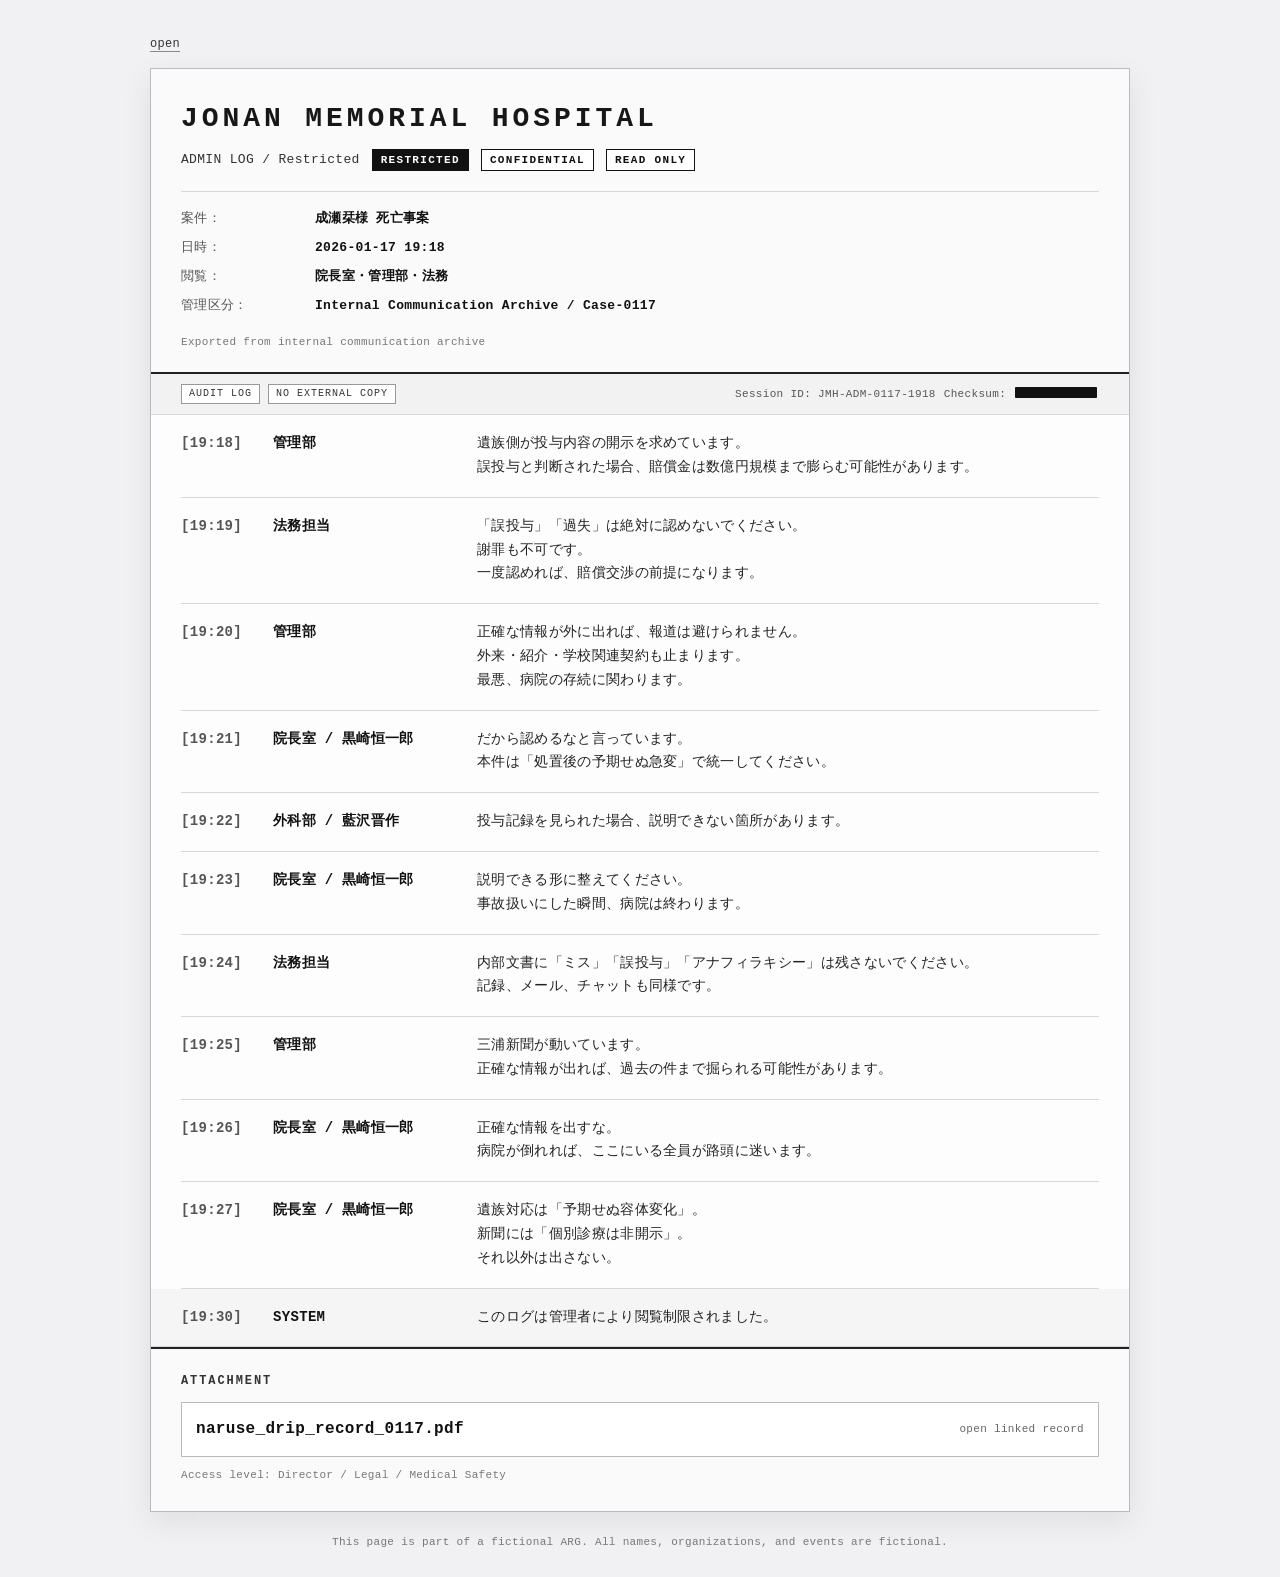
<file: restricted_admin_log_0117.html>
<!DOCTYPE html>
<html lang="ja">
<head>
  <meta charset="UTF-8" />
  <meta name="viewport" content="width=device-width, initial-scale=1.0" />
  <title>restricted_admin_log_0117.html</title>
  <style>
    :root {
      --bg: #e9eaec;
      --card: #fdfdfd;
      --text: #171717;
      --muted: #666;
      --line: #d5d7db;
      --dark-line: #b8bbc1;
      --label: #2b2b2b;
      --danger: #111;
      --soft: #f4f4f5;
    }

    * {
      box-sizing: border-box;
    }

    body {
      margin: 0;
      background:
        linear-gradient(rgba(255,255,255,0.35), rgba(255,255,255,0.35)),
        var(--bg);
      color: var(--text);
      font-family: "Courier New", "Yu Gothic", "Hiragino Kaku Gothic ProN", Meiryo, monospace;
      line-height: 1.7;
      letter-spacing: 0.02em;
    }

    .page {
      width: min(980px, calc(100% - 28px));
      margin: 34px auto 22px;
    }

    .top-link {
      margin-bottom: 14px;
      font-size: 12px;
    }

    .top-link a {
      color: #333;
      text-decoration: none;
      border-bottom: 1px solid #888;
    }

    .top-link a:hover {
      background: #ddd;
    }

    .document {
      background: var(--card);
      border: 1px solid var(--dark-line);
      box-shadow: 0 10px 28px rgba(0,0,0,0.08);
    }

    .header {
      padding: 26px 30px 20px;
      border-bottom: 2px solid #222;
      background: #fafafa;
    }

    .hospital {
      font-size: clamp(18px, 3vw, 28px);
      font-weight: 700;
      letter-spacing: 0.14em;
      margin-bottom: 6px;
    }

    .subhead {
      display: flex;
      flex-wrap: wrap;
      align-items: center;
      gap: 8px 12px;
      color: #333;
      font-size: 13px;
      margin-bottom: 20px;
    }

    .stamp {
      display: inline-flex;
      align-items: center;
      height: 22px;
      padding: 0 8px;
      border: 1px solid #111;
      color: #111;
      font-size: 11px;
      font-weight: 700;
      letter-spacing: 0.12em;
      background: #fff;
    }

    .stamp.fill {
      background: #111;
      color: #fff;
    }

    .meta-grid {
      display: grid;
      grid-template-columns: 120px 1fr;
      gap: 7px 14px;
      font-size: 13px;
      border-top: 1px solid var(--line);
      padding-top: 16px;
    }

    .meta-key {
      color: #555;
    }

    .meta-value {
      color: #111;
      font-weight: 600;
    }

    .export-note {
      margin-top: 16px;
      color: #777;
      font-size: 11px;
    }

    .toolbar {
      display: flex;
      flex-wrap: wrap;
      justify-content: space-between;
      gap: 10px;
      padding: 10px 30px;
      background: #f2f2f3;
      border-bottom: 1px solid var(--line);
      font-size: 11px;
      color: #555;
    }

    .toolbar-left,
    .toolbar-right {
      display: flex;
      flex-wrap: wrap;
      gap: 8px;
      align-items: center;
    }

    .tiny-label {
      display: inline-block;
      padding: 2px 7px;
      border: 1px solid #999;
      background: #fff;
      color: #333;
      font-size: 10px;
      line-height: 1.4;
      letter-spacing: 0.1em;
    }

    .log-list {
      padding: 0 30px;
    }

    .log-entry {
      display: grid;
      grid-template-columns: 78px 190px 1fr;
      gap: 14px;
      padding: 17px 0;
      border-bottom: 1px solid var(--line);
      font-size: 14px;
    }

    .time {
      color: #555;
      white-space: nowrap;
      font-weight: 700;
    }

    .sender {
      color: #111;
      font-weight: 700;
    }

    .message {
      color: #222;
    }

    .system-entry {
      background: #f5f5f5;
      margin: 0 -30px;
      padding-left: 30px;
      padding-right: 30px;
      border-bottom: 1px solid var(--line);
    }

    .redacted {
      display: inline-block;
      min-width: 82px;
      height: 1em;
      vertical-align: -0.12em;
      background: #111;
      border-radius: 1px;
      margin: 0 2px;
    }

    .attachment {
      padding: 22px 30px 26px;
      background: #fafafa;
      border-top: 2px solid #222;
    }

    .attachment-title {
      color: #333;
      font-size: 12px;
      font-weight: 700;
      letter-spacing: 0.16em;
      margin-bottom: 10px;
    }

    .file-card {
      display: flex;
      justify-content: space-between;
      align-items: center;
      gap: 14px;
      padding: 13px 14px;
      background: #fff;
      border: 1px solid var(--dark-line);
      text-decoration: none;
      color: #111;
      transition: background 0.15s ease, border-color 0.15s ease;
    }

    .file-card:hover {
      background: #f0f0f0;
      border-color: #444;
    }

    .file-name {
      font-weight: 700;
      word-break: break-all;
    }

    .file-meta {
      color: #666;
      font-size: 11px;
      white-space: nowrap;
    }

    .access-level {
      margin-top: 9px;
      color: #777;
      font-size: 11px;
    }

    .footer {
      width: min(980px, calc(100% - 28px));
      margin: 14px auto 26px;
      color: #777;
      font-size: 11px;
      text-align: center;
      line-height: 1.6;
    }

    @media (max-width: 720px) {
      .page {
        width: min(100% - 18px, 980px);
        margin-top: 18px;
      }

      .header,
      .toolbar,
      .log-list,
      .attachment {
        padding-left: 16px;
        padding-right: 16px;
      }

      .meta-grid {
        grid-template-columns: 1fr;
        gap: 2px;
      }

      .meta-key {
        margin-top: 8px;
      }

      .log-entry {
        grid-template-columns: 1fr;
        gap: 3px;
        padding: 15px 0;
        font-size: 13px;
      }

      .system-entry {
        margin-left: -16px;
        margin-right: -16px;
        padding-left: 16px;
        padding-right: 16px;
      }

      .file-card {
        align-items: flex-start;
        flex-direction: column;
      }

      .file-meta {
        white-space: normal;
      }
    }

    @media print {
      body {
        background: #fff;
      }

      .page {
        width: 100%;
        margin: 0;
      }

      .document {
        box-shadow: none;
      }

      .top-link {
        display: none;
      }
    }
  </style>
</head>
<body>
  <main class="page">
    <div class="top-link">
      <a href="./hospital-admin-log.html">open</a>
    </div>

    <section class="document" aria-label="城南記念総合病院 内部管理ログ">
      <header class="header">
        <div class="hospital">JONAN MEMORIAL HOSPITAL</div>

        <div class="subhead">
          <span>ADMIN LOG / Restricted</span>
          <span class="stamp fill">RESTRICTED</span>
          <span class="stamp">CONFIDENTIAL</span>
          <span class="stamp">READ ONLY</span>
        </div>

        <div class="meta-grid">
          <div class="meta-key">案件：</div>
          <div class="meta-value">成瀬栞様 死亡事案</div>

          <div class="meta-key">日時：</div>
          <div class="meta-value">2026-01-17 19:18</div>

          <div class="meta-key">閲覧：</div>
          <div class="meta-value">院長室・管理部・法務</div>

          <div class="meta-key">管理区分：</div>
          <div class="meta-value">Internal Communication Archive / Case-0117</div>
        </div>

        <div class="export-note">Exported from internal communication archive</div>
      </header>

      <div class="toolbar">
        <div class="toolbar-left">
          <span class="tiny-label">AUDIT LOG</span>
          <span class="tiny-label">NO EXTERNAL COPY</span>
        </div>
        <div class="toolbar-right">
          <span>Session ID: JMH-ADM-0117-1918</span>
          <span>Checksum: <span class="redacted" aria-label="redacted"></span></span>
        </div>
      </div>

      <section class="log-list">
        <article class="log-entry">
          <div class="time">[19:18]</div>
          <div class="sender">管理部</div>
          <div class="message">
            遺族側が投与内容の開示を求めています。<br>
            誤投与と判断された場合、賠償金は数億円規模まで膨らむ可能性があります。
          </div>
        </article>

        <article class="log-entry">
          <div class="time">[19:19]</div>
          <div class="sender">法務担当</div>
          <div class="message">
            「誤投与」「過失」は絶対に認めないでください。<br>
            謝罪も不可です。<br>
            一度認めれば、賠償交渉の前提になります。
          </div>
        </article>

        <article class="log-entry">
          <div class="time">[19:20]</div>
          <div class="sender">管理部</div>
          <div class="message">
            正確な情報が外に出れば、報道は避けられません。<br>
            外来・紹介・学校関連契約も止まります。<br>
            最悪、病院の存続に関わります。
          </div>
        </article>

        <article class="log-entry">
          <div class="time">[19:21]</div>
          <div class="sender">院長室 / 黒崎恒一郎</div>
          <div class="message">
            だから認めるなと言っています。<br>
            本件は「処置後の予期せぬ急変」で統一してください。
          </div>
        </article>

        <article class="log-entry">
          <div class="time">[19:22]</div>
          <div class="sender">外科部 / 藍沢晋作</div>
          <div class="message">
            投与記録を見られた場合、説明できない箇所があります。
          </div>
        </article>

        <article class="log-entry">
          <div class="time">[19:23]</div>
          <div class="sender">院長室 / 黒崎恒一郎</div>
          <div class="message">
            説明できる形に整えてください。<br>
            事故扱いにした瞬間、病院は終わります。
          </div>
        </article>

        <article class="log-entry">
          <div class="time">[19:24]</div>
          <div class="sender">法務担当</div>
          <div class="message">
            内部文書に「ミス」「誤投与」「アナフィラキシー」は残さないでください。<br>
            記録、メール、チャットも同様です。
          </div>
        </article>

        <article class="log-entry">
          <div class="time">[19:25]</div>
          <div class="sender">管理部</div>
          <div class="message">
            三浦新聞が動いています。<br>
            正確な情報が出れば、過去の件まで掘られる可能性があります。
          </div>
        </article>

        <article class="log-entry">
          <div class="time">[19:26]</div>
          <div class="sender">院長室 / 黒崎恒一郎</div>
          <div class="message">
            正確な情報を出すな。<br>
            病院が倒れれば、ここにいる全員が路頭に迷います。
          </div>
        </article>

        <article class="log-entry">
          <div class="time">[19:27]</div>
          <div class="sender">院長室 / 黒崎恒一郎</div>
          <div class="message">
            遺族対応は「予期せぬ容体変化」。<br>
            新聞には「個別診療は非開示」。<br>
            それ以外は出さない。
          </div>
        </article>

        <article class="log-entry system-entry">
          <div class="time">[19:30]</div>
          <div class="sender">SYSTEM</div>
          <div class="message">
            このログは管理者により閲覧制限されました。
          </div>
        </article>
      </section>

      <section class="attachment">
        <div class="attachment-title">ATTACHMENT</div>

        <a class="file-card" href="./naruse_drip_record_0117.html">
          <span class="file-name">naruse_drip_record_0117.pdf</span>
          <span class="file-meta">open linked record</span>
        </a>

        <div class="access-level">
          Access level: Director / Legal / Medical Safety
        </div>
      </section>
    </section>
  </main>

  <footer class="footer">
    This page is part of a fictional ARG. All names, organizations, and events are fictional.
  </footer>
</body>
</html>
</file>
<file: styles.css>
:root {
  --bg: #07090b;
  --panel: rgba(14, 18, 22, 0.78);
  --line: rgba(147, 176, 178, 0.22);
  --text: #d9e1e3;
  --muted: #7d8a8e;
  --dim: #566164;
  --accent: #6fa3a2;
  --accent-soft: rgba(111, 163, 162, 0.16);
  --danger: #b46b6b;
}

* {
  box-sizing: border-box;
}

html {
  background: var(--bg);
}

body {
  margin: 0;
  min-height: 100vh;
  color: var(--text);
  background:
    radial-gradient(circle at 30% 0%, rgba(66, 92, 96, 0.2), transparent 34%),
    linear-gradient(180deg, #090c0f 0%, #050608 100%);
  font-family: -apple-system, BlinkMacSystemFont, "Hiragino Kaku Gothic ProN", "Yu Gothic", "Noto Sans JP", sans-serif;
  line-height: 1.7;
  overflow-x: hidden;
  padding-top: 30px;
}

body::before {
  content: "";
  position: fixed;
  inset: 0;
  pointer-events: none;
  opacity: 0.06;
  background-image:
    linear-gradient(rgba(255,255,255,0.06) 1px, transparent 1px),
    linear-gradient(90deg, rgba(255,255,255,0.04) 1px, transparent 1px);
  background-size: 3px 3px;
  z-index: 1;
}

/* ─────────────────────────────
  共通フィクション表記
  ※全ページで統一する固定ヘッダー
───────────────────────────── */
#fiction-notice {
  position: fixed;
  top: 0;
  left: 0;
  right: 0;
  z-index: 9999;
  background: rgba(42, 42, 42, 0.96);
  border-bottom: 1px solid rgba(255, 255, 255, 0.12);
  color: rgba(235, 235, 235, 0.72);
  font-family: -apple-system, BlinkMacSystemFont, "Noto Sans JP", "Hiragino Sans", "Yu Gothic", sans-serif;
  font-size: 11px;
  font-weight: 400;
  letter-spacing: 0.04em;
  text-align: center;
  padding: 6px 14px;
  line-height: 1.5;
  pointer-events: none;
  user-select: none;
}

.noise {
  position: fixed;
  inset: 0;
  pointer-events: none;
  z-index: 2;
  opacity: 0.08;
  background:
    repeating-radial-gradient(circle at 20% 30%, rgba(255,255,255,0.12) 0 1px, transparent 1px 4px);
  mix-blend-mode: screen;
}

.scanline {
  position: fixed;
  inset: 0;
  pointer-events: none;
  z-index: 3;
  background: repeating-linear-gradient(
    to bottom,
    rgba(255,255,255,0.03) 0px,
    rgba(255,255,255,0.03) 1px,
    transparent 1px,
    transparent 5px
  );
  opacity: 0.35;
}

.boot-screen {
  position: fixed;
  inset: 0;
  z-index: 20;
  display: grid;
  place-items: center;
  background: #050607;
  transition: opacity 0.8s ease, visibility 0.8s ease;
}

.boot-screen.hide {
  opacity: 0;
  visibility: hidden;
}

.boot-text {
  font-family: ui-monospace, SFMono-Regular, Menlo, Consolas, monospace;
  color: var(--accent);
  letter-spacing: 0.12em;
  font-size: 13px;
  text-transform: lowercase;
  animation: flicker 1s infinite;
}

@keyframes flicker {
  0%, 100% { opacity: 0.95; }
  42% { opacity: 0.38; }
  47% { opacity: 0.8; }
  61% { opacity: 0.22; }
}

.status-bar {
  position: sticky;
  top: 30px;
  z-index: 10;
  display: grid;
  grid-template-columns: repeat(4, max-content);
  gap: 18px;
  padding: 10px 18px;
  border-bottom: 1px solid rgba(147, 176, 178, 0.18);
  background: rgba(5, 7, 9, 0.86);
  backdrop-filter: blur(10px);
  color: var(--muted);
  font-family: ui-monospace, SFMono-Regular, Menlo, Consolas, monospace;
  font-size: 11px;
  white-space: nowrap;
  overflow-x: auto;
}

.chat-shell {
  position: relative;
  z-index: 5;
  width: min(860px, calc(100% - 28px));
  margin: 0 auto;
  padding: 26px 0 56px;
}

.chat-feed {
  padding: 18px 0;
}

.date-tag {
  width: fit-content;
  margin: 26px auto 20px;
  padding: 3px 12px;
  border: 1px solid rgba(147, 176, 178, 0.18);
  border-radius: 999px;
  color: var(--muted);
  background: rgba(255,255,255,0.025);
  font-family: ui-monospace, SFMono-Regular, Menlo, Consolas, monospace;
  font-size: 11px;
  letter-spacing: 0.08em;
}

.msg {
  max-width: 72%;
  margin: 13px 0;
  display: flex;
  flex-direction: column;
}

.msg.left {
  align-items: flex-start;
  margin-right: auto;
}

.msg.right {
  align-items: flex-end;
  margin-left: auto;
}

.name {
  margin: 0 8px 3px;
  color: var(--dim);
  font-size: 11px;
  letter-spacing: 0.06em;
}

.bubble {
  padding: 12px 14px;
  border: 1px solid var(--line);
  background: rgba(22, 27, 31, 0.86);
  border-radius: 16px 16px 16px 5px;
  box-shadow: 0 8px 26px rgba(0,0,0,0.18);
  font-size: 14px;
}

.msg.right .bubble {
  border-color: rgba(111, 163, 162, 0.27);
  background: rgba(37, 60, 62, 0.54);
  border-radius: 16px 16px 5px 16px;
}

.time {
  margin: 2px 8px 0;
  color: #4c5558;
  font-family: ui-monospace, SFMono-Regular, Menlo, Consolas, monospace;
  font-size: 10px;
}

.mono {
  font-family: ui-monospace, SFMono-Regular, Menlo, Consolas, monospace;
  letter-spacing: 0.06em;
}

.system-fragment {
  margin: 24px auto;
  color: #5e696c;
  text-align: center;
  font-family: ui-monospace, SFMono-Regular, Menlo, Consolas, monospace;
  font-size: 11px;
  letter-spacing: 0.05em;
}

.file-card,
.link-card,
.recovered-log {
  width: min(620px, 100%);
  margin: 14px auto;
  border: 1px solid rgba(147, 176, 178, 0.22);
  background: rgba(9, 13, 16, 0.76);
  box-shadow: 0 16px 42px rgba(0,0,0,0.25);
}

.file-card {
  padding: 14px 15px;
  border-radius: 12px;
  transition: border-color 0.2s ease, box-shadow 0.2s ease, transform 0.2s ease;
}

.file-card:hover {
  transform: translateY(-1px);
  border-color: rgba(111, 163, 162, 0.55);
  box-shadow: 0 0 22px rgba(111, 163, 162, 0.14), 0 16px 42px rgba(0,0,0,0.3);
}

.file-card.important {
  border-left: 3px solid rgba(111, 163, 162, 0.65);
}

.file-card.final {
  border-color: rgba(180, 107, 107, 0.44);
  border-left: 3px solid rgba(180, 107, 107, 0.72);
}

.file-label {
  color: var(--accent);
  font-family: ui-monospace, SFMono-Regular, Menlo, Consolas, monospace;
  font-size: 11px;
  letter-spacing: 0.12em;
}

.file-name {
  margin-top: 6px;
  color: var(--text);
  font-family: ui-monospace, SFMono-Regular, Menlo, Consolas, monospace;
  font-size: 15px;
}

.file-meta {
  margin-top: 2px;
  color: var(--muted);
  font-size: 12px;
}

.file-actions {
  display: flex;
  align-items: center;
  gap: 12px;
  margin-top: 12px;
  font-family: ui-monospace, SFMono-Regular, Menlo, Consolas, monospace;
  font-size: 12px;
}

.file-actions a {
  color: #dceeee;
  text-decoration: none;
  padding: 4px 10px;
  border: 1px solid rgba(111, 163, 162, 0.5);
  background: var(--accent-soft);
  border-radius: 999px;
}

.file-actions span {
  color: #586366;
}

.link-card {
  padding: 12px 14px;
  border-radius: 10px;
}

.link-label {
  color: var(--dim);
  font-family: ui-monospace, SFMono-Regular, Menlo, Consolas, monospace;
  font-size: 11px;
}

.link-card a {
  color: #a9c7c7;
  text-decoration: none;
  word-break: break-all;
  font-family: ui-monospace, SFMono-Regular, Menlo, Consolas, monospace;
  font-size: 13px;
}

.link-card a:hover {
  text-decoration: underline;
}

.recovered-log {
  border-radius: 8px;
  overflow: hidden;
}

.log-title {
  padding: 10px 13px;
  border-bottom: 1px solid rgba(147, 176, 178, 0.16);
  color: var(--muted);
  background: rgba(255,255,255,0.025);
  font-family: ui-monospace, SFMono-Regular, Menlo, Consolas, monospace;
  font-size: 12px;
}

.recovered-log pre {
  margin: 0;
  padding: 14px;
  overflow-x: auto;
  white-space: pre-wrap;
  color: #c8d0d2;
  font-family: ui-monospace, SFMono-Regular, Menlo, Consolas, "Hiragino Kaku Gothic ProN", monospace;
  font-size: 12px;
  line-height: 1.75;
}

/* ─────────────────────────────
  最終フォーム直前のみ強めの補足
───────────────────────────── */
.final-form-note {
  width: min(620px, 100%);
  margin: 10px auto 6px;
  padding: 7px 10px;
  border: 1px solid rgba(180, 180, 180, 0.18);
  border-radius: 8px;
  background: rgba(255, 255, 255, 0.035);
  color: rgba(220, 220, 220, 0.58);
  font-family: -apple-system, BlinkMacSystemFont, "Noto Sans JP", "Hiragino Sans", "Yu Gothic", sans-serif;
  font-size: 10.5px;
  line-height: 1.6;
  letter-spacing: 0.03em;
}

.signature {
  margin: 34px 0 0;
  text-align: center;
  color: #4d5759;
  font-family: ui-monospace, SFMono-Regular, Menlo, Consolas, monospace;
  font-size: 11px;
  letter-spacing: 0.12em;
}

.last {
  margin-top: 24px;
}

/* ─────────────────────────────
  共通フッター
  ※画像AI生成・架空性を一括表記
───────────────────────────── */
#fiction-footer {
  position: relative;
  z-index: 5;
  margin: 44px auto 24px;
  width: min(860px, calc(100% - 28px));
  padding: 12px 16px;
  border-top: 1px solid rgba(180, 180, 180, 0.14);
  font-family: -apple-system, BlinkMacSystemFont, "Noto Sans JP", "Hiragino Sans", "Yu Gothic", sans-serif;
  font-size: 10.5px;
  color: rgba(190, 190, 190, 0.46);
  letter-spacing: 0.04em;
  line-height: 1.8;
  text-align: center;
}

.file-card[data-hovered="true"] {
  transform: translateY(-1px);
  border-color: rgba(111, 163, 162, 0.55);
  box-shadow: 0 0 22px rgba(111, 163, 162, 0.14), 0 16px 42px rgba(0,0,0,0.3);
}

@media (max-width: 640px) {
  body {
    padding-top: 34px;
  }

  #fiction-notice {
    font-size: 10px;
    padding: 6px 10px;
    line-height: 1.45;
  }

  .status-bar {
    top: 34px;
    grid-template-columns: repeat(4, max-content);
    gap: 14px;
    padding: 9px 12px;
    font-size: 10px;
  }

  .chat-shell {
    width: min(100% - 18px, 860px);
    padding-top: 16px;
  }

  .msg {
    max-width: 86%;
  }

  .bubble {
    font-size: 13px;
    padding: 11px 12px;
  }

  .file-card,
  .link-card,
  .recovered-log,
  .final-form-note {
    width: 100%;
  }

  .recovered-log pre {
    font-size: 11px;
  }

  #fiction-footer {
    width: min(100% - 18px, 860px);
    font-size: 10px;
  }
}  pointer-events: none;
  opacity: 0.06;
  background-image:
    linear-gradient(rgba(255,255,255,0.06) 1px, transparent 1px),
    linear-gradient(90deg, rgba(255,255,255,0.04) 1px, transparent 1px);
  background-size: 3px 3px;
  z-index: 1;
}

.noise {
  position: fixed;
  inset: 0;
  pointer-events: none;
  z-index: 2;
  opacity: 0.08;
  background:
    repeating-radial-gradient(circle at 20% 30%, rgba(255,255,255,0.12) 0 1px, transparent 1px 4px);
  mix-blend-mode: screen;
}

.scanline {
  position: fixed;
  inset: 0;
  pointer-events: none;
  z-index: 3;
  background: repeating-linear-gradient(
    to bottom,
    rgba(255,255,255,0.03) 0px,
    rgba(255,255,255,0.03) 1px,
    transparent 1px,
    transparent 5px
  );
  opacity: 0.35;
}

.boot-screen {
  position: fixed;
  inset: 0;
  z-index: 20;
  display: grid;
  place-items: center;
  background: #050607;
  transition: opacity 0.8s ease, visibility 0.8s ease;
}

.boot-screen.hide {
  opacity: 0;
  visibility: hidden;
}

.boot-text {
  font-family: ui-monospace, SFMono-Regular, Menlo, Consolas, monospace;
  color: var(--accent);
  letter-spacing: 0.12em;
  font-size: 13px;
  text-transform: lowercase;
  animation: flicker 1s infinite;
}

@keyframes flicker {
  0%, 100% { opacity: 0.95; }
  42% { opacity: 0.38; }
  47% { opacity: 0.8; }
  61% { opacity: 0.22; }
}

.status-bar {
  position: sticky;
  top: 0;
  z-index: 10;
  display: grid;
  grid-template-columns: repeat(4, max-content);
  gap: 18px;
  padding: 10px 18px;
  border-bottom: 1px solid rgba(147, 176, 178, 0.18);
  background: rgba(5, 7, 9, 0.86);
  backdrop-filter: blur(10px);
  color: var(--muted);
  font-family: ui-monospace, SFMono-Regular, Menlo, Consolas, monospace;
  font-size: 11px;
  white-space: nowrap;
  overflow-x: auto;
}

.chat-shell {
  position: relative;
  z-index: 5;
  width: min(860px, calc(100% - 28px));
  margin: 0 auto;
  padding: 26px 0 56px;
}

.chat-feed {
  padding: 18px 0;
}

.date-tag {
  width: fit-content;
  margin: 26px auto 20px;
  padding: 3px 12px;
  border: 1px solid rgba(147, 176, 178, 0.18);
  border-radius: 999px;
  color: var(--muted);
  background: rgba(255,255,255,0.025);
  font-family: ui-monospace, SFMono-Regular, Menlo, Consolas, monospace;
  font-size: 11px;
  letter-spacing: 0.08em;
}

.msg {
  max-width: 72%;
  margin: 13px 0;
  display: flex;
  flex-direction: column;
}

.msg.left {
  align-items: flex-start;
  margin-right: auto;
}

.msg.right {
  align-items: flex-end;
  margin-left: auto;
}

.name {
  margin: 0 8px 3px;
  color: var(--dim);
  font-size: 11px;
  letter-spacing: 0.06em;
}

.bubble {
  padding: 12px 14px;
  border: 1px solid var(--line);
  background: rgba(22, 27, 31, 0.86);
  border-radius: 16px 16px 16px 5px;
  box-shadow: 0 8px 26px rgba(0,0,0,0.18);
  font-size: 14px;
}

.msg.right .bubble {
  border-color: rgba(111, 163, 162, 0.27);
  background: rgba(37, 60, 62, 0.54);
  border-radius: 16px 16px 5px 16px;
}

.time {
  margin: 2px 8px 0;
  color: #4c5558;
  font-family: ui-monospace, SFMono-Regular, Menlo, Consolas, monospace;
  font-size: 10px;
}

.mono {
  font-family: ui-monospace, SFMono-Regular, Menlo, Consolas, monospace;
  letter-spacing: 0.06em;
}

.system-fragment {
  margin: 24px auto;
  color: #5e696c;
  text-align: center;
  font-family: ui-monospace, SFMono-Regular, Menlo, Consolas, monospace;
  font-size: 11px;
  letter-spacing: 0.05em;
}

.file-card,
.link-card,
.recovered-log {
  width: min(620px, 100%);
  margin: 14px auto;
  border: 1px solid rgba(147, 176, 178, 0.22);
  background: rgba(9, 13, 16, 0.76);
  box-shadow: 0 16px 42px rgba(0,0,0,0.25);
}

.file-card {
  padding: 14px 15px;
  border-radius: 12px;
  transition: border-color 0.2s ease, box-shadow 0.2s ease, transform 0.2s ease;
}

.file-card:hover {
  transform: translateY(-1px);
  border-color: rgba(111, 163, 162, 0.55);
  box-shadow: 0 0 22px rgba(111, 163, 162, 0.14), 0 16px 42px rgba(0,0,0,0.3);
}

.file-card.important {
  border-left: 3px solid rgba(111, 163, 162, 0.65);
}

.file-card.final {
  border-color: rgba(180, 107, 107, 0.44);
  border-left: 3px solid rgba(180, 107, 107, 0.72);
}

.file-label {
  color: var(--accent);
  font-family: ui-monospace, SFMono-Regular, Menlo, Consolas, monospace;
  font-size: 11px;
  letter-spacing: 0.12em;
}

.file-name {
  margin-top: 6px;
  color: var(--text);
  font-family: ui-monospace, SFMono-Regular, Menlo, Consolas, monospace;
  font-size: 15px;
}

.file-meta {
  margin-top: 2px;
  color: var(--muted);
  font-size: 12px;
}

.file-actions {
  display: flex;
  align-items: center;
  gap: 12px;
  margin-top: 12px;
  font-family: ui-monospace, SFMono-Regular, Menlo, Consolas, monospace;
  font-size: 12px;
}

.file-actions a {
  color: #dceeee;
  text-decoration: none;
  padding: 4px 10px;
  border: 1px solid rgba(111, 163, 162, 0.5);
  background: var(--accent-soft);
  border-radius: 999px;
}

.file-actions span {
  color: #586366;
}

.link-card {
  padding: 12px 14px;
  border-radius: 10px;
}

.link-label {
  color: var(--dim);
  font-family: ui-monospace, SFMono-Regular, Menlo, Consolas, monospace;
  font-size: 11px;
}

.link-card a {
  color: #a9c7c7;
  text-decoration: none;
  word-break: break-all;
  font-family: ui-monospace, SFMono-Regular, Menlo, Consolas, monospace;
  font-size: 13px;
}

.link-card a:hover {
  text-decoration: underline;
}

.recovered-log {
  border-radius: 8px;
  overflow: hidden;
}

.log-title {
  padding: 10px 13px;
  border-bottom: 1px solid rgba(147, 176, 178, 0.16);
  color: var(--muted);
  background: rgba(255,255,255,0.025);
  font-family: ui-monospace, SFMono-Regular, Menlo, Consolas, monospace;
  font-size: 12px;
}

.recovered-log pre {
  margin: 0;
  padding: 14px;
  overflow-x: auto;
  white-space: pre-wrap;
  color: #c8d0d2;
  font-family: ui-monospace, SFMono-Regular, Menlo, Consolas, "Hiragino Kaku Gothic ProN", monospace;
  font-size: 12px;
  line-height: 1.75;
}

.signature {
  margin: 34px 0 0;
  text-align: center;
  color: #4d5759;
  font-family: ui-monospace, SFMono-Regular, Menlo, Consolas, monospace;
  font-size: 11px;
  letter-spacing: 0.12em;
}

.last {
  margin-top: 24px;
}

@media (max-width: 640px) {
  .status-bar {
    grid-template-columns: repeat(4, max-content);
    gap: 14px;
    padding: 9px 12px;
    font-size: 10px;
  }

  .chat-shell {
    width: min(100% - 18px, 860px);
    padding-top: 16px;
  }

  .msg {
    max-width: 86%;
  }

  .bubble {
    font-size: 13px;
    padding: 11px 12px;
  }

  .file-card,
  .link-card,
  .recovered-log {
    width: 100%;
  }

  .recovered-log pre {
    font-size: 11px;
  }
}
.file-card[data-hovered="true"] {
  transform: translateY(-1px);
  border-color: rgba(111, 163, 162, 0.55);
  box-shadow: 0 0 22px rgba(111, 163, 162, 0.14), 0 16px 42px rgba(0,0,0,0.3);
}
</file>
